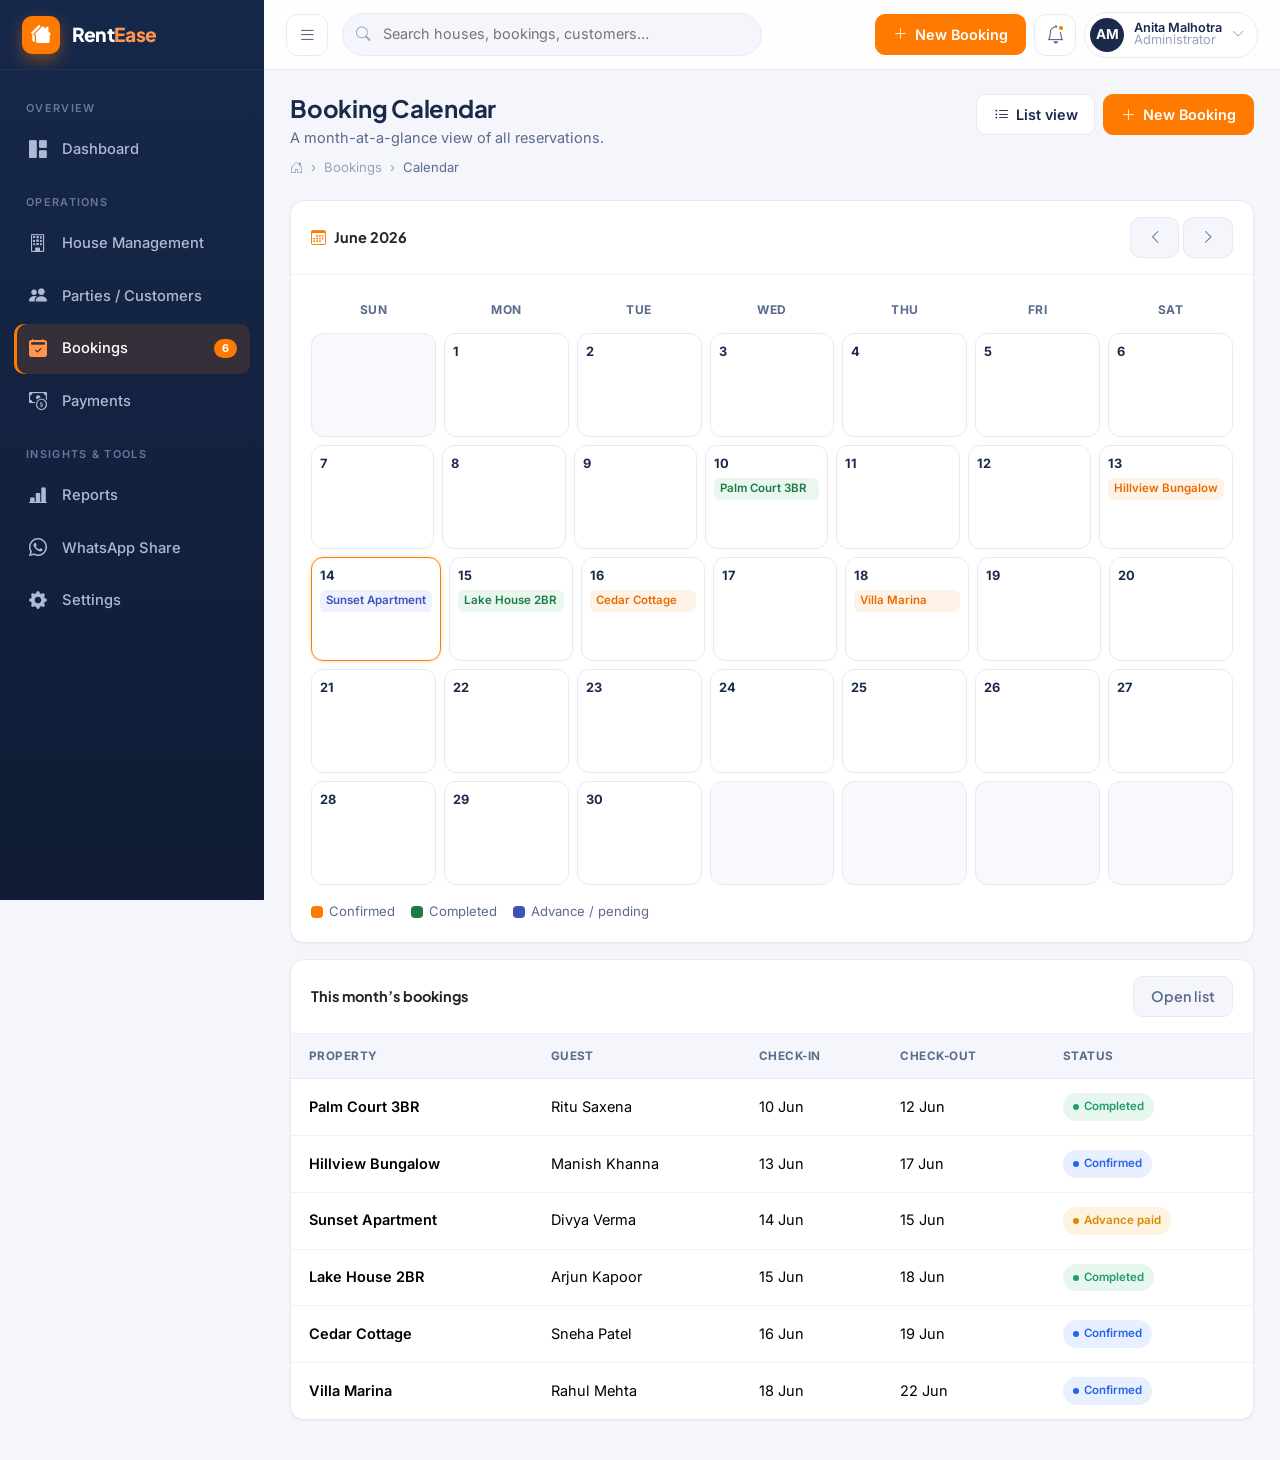
<file: booking-calendar.html>
<!DOCTYPE html>
<html lang="en">
<head>
  <meta charset="UTF-8">
  <meta name="viewport" content="width=device-width, initial-scale=1.0">
  <title>Booking Calendar · RentEase Admin</title>

  
  <link href="https://cdn.jsdelivr.net/npm/bootstrap@5.3.3/dist/css/bootstrap.min.css" rel="stylesheet">
  <link href="https://cdn.jsdelivr.net/npm/bootstrap-icons@1.11.3/font/bootstrap-icons.min.css" rel="stylesheet">

  
  <link rel="preconnect" href="https://fonts.googleapis.com">
  <link rel="preconnect" href="https://fonts.gstatic.com" crossorigin>
  <link href="https://fonts.googleapis.com/css2?family=Inter:wght@400;500;600;700&family=Plus+Jakarta+Sans:wght@600;700;800&display=swap" rel="stylesheet">

  
  <link href="assets/css/app.css" rel="stylesheet">
</head>
<body class="app-shell">

  
  
<aside class="sidebar">

  
  <div class="sidebar__brand">
    <div class="brand-logo"><i class="bi bi-houses-fill"></i></div>
    <div class="brand-name">Rent<span>Ease</span></div>
  </div>

  
  <nav class="sidebar__scroll">

    <div class="nav-label">Overview</div>
    <a class="nav-link " href="dashboard.html">
      <i class="bi bi-grid-1x2-fill"></i> <span>Dashboard</span>
    </a>

    <div class="nav-label">Operations</div>
    <a class="nav-link " href="houses.html">
      <i class="bi bi-building"></i> <span>House Management</span>
    </a>
    <a class="nav-link " href="customers.html">
      <i class="bi bi-people-fill"></i> <span>Parties / Customers</span>
    </a>
    <a class="nav-link active" href="bookings.html">
      <i class="bi bi-calendar2-check-fill"></i> <span>Bookings</span>
      <span class="nav-badge">6</span>
    </a>
    <a class="nav-link " href="payments.html">
      <i class="bi bi-cash-coin"></i> <span>Payments</span>
    </a>

    <div class="nav-label">Insights & Tools</div>
    <a class="nav-link " href="reports.html">
      <i class="bi bi-bar-chart-line-fill"></i> <span>Reports</span>
    </a>
    <a class="nav-link " href="whatsapp.html">
      <i class="bi bi-whatsapp"></i> <span>WhatsApp Share</span>
    </a>
    <a class="nav-link " href="settings.html">
      <i class="bi bi-gear-fill"></i> <span>Settings</span>
    </a>
  </nav>
</aside>


  
  <div class="sidebar-backdrop"></div>

  
  <div class="main">

    
    
<header class="topbar">

  
  <button class="icon-btn" data-sidebar-toggle aria-label="Toggle menu">
    <i class="bi bi-list"></i>
  </button>

  
  <div class="topbar__search">
    <i class="bi bi-search"></i>
    <input type="search" placeholder="Search houses, bookings, customers…" aria-label="Search">
  </div>

  <div class="ms-auto d-flex align-items-center gap-2">

    
    <a href="bookings.html" class="btn btn-primary d-none d-sm-inline-flex align-items-center gap-2">
      <i class="bi bi-plus-lg"></i> New Booking
    </a>

    
    <div class="dropdown">
      <button class="icon-btn" data-bs-toggle="dropdown" aria-label="Notifications">
        <i class="bi bi-bell"></i><span class="dot"></span>
      </button>
      <div class="dropdown-menu dropdown-menu-end" style="width:340px">
        <div class="d-flex justify-content-between align-items-center px-2 py-1">
          <strong>Notifications</strong>
          <span class="badge-soft b-booked">3 new</span>
        </div>
        <hr class="my-2">
        <a class="notif-item text-reset" href="bookings.html">
          <div class="notif-ico tile-green"><i class="bi bi-calendar-check"></i></div>
          <div><div class="fw-semibold small">New booking confirmed</div>
            <div class="cell-sub">Villa Marina · check-in Jun 18</div></div>
        </a>
        <a class="notif-item text-reset" href="payments.html">
          <div class="notif-ico tile-amber"><i class="bi bi-exclamation-circle"></i></div>
          <div><div class="fw-semibold small">Pending balance reminder</div>
            <div class="cell-sub">₹18,000 due from R. Mehta</div></div>
        </a>
        <a class="notif-item text-reset" href="houses.html">
          <div class="notif-ico tile-blue"><i class="bi bi-house-add"></i></div>
          <div><div class="fw-semibold small">Listing went live</div>
            <div class="cell-sub">Cedar Cottage is now available</div></div>
        </a>
        <hr class="my-2">
        <a href="bookings.html" class="dropdown-item text-center text-orange fw-semibold">View all activity</a>
      </div>
    </div>

    
    <div class="dropdown">
      <div class="topbar__profile" data-bs-toggle="dropdown" role="button">
        <div class="avatar">AM</div>
        <div class="profile-name lh-1">
          <div class="fw-semibold small">Anita Malhotra</div>
          <div class="cell-sub">Administrator</div>
        </div>
        <i class="bi bi-chevron-down small text-muted-2"></i>
      </div>
      <div class="dropdown-menu dropdown-menu-end" style="width:220px">
        <div class="px-2 py-1 small text-soft">Signed in as<br><strong class="text-dark">anita@rentease.app</strong></div>
        <hr class="my-2">
        <a class="dropdown-item" href="settings.html"><i class="bi bi-person"></i> My Profile</a>
        <a class="dropdown-item" href="settings.html"><i class="bi bi-gear"></i> Settings</a>
        <a class="dropdown-item" href="reports.html"><i class="bi bi-graph-up"></i> Reports</a>
        <hr class="my-2">
        <a class="dropdown-item text-danger" href="login.html"><i class="bi bi-box-arrow-right"></i> Sign out</a>
      </div>
    </div>
  </div>
</header>


    
    <main class="content">

      
      <div class="page-head">
        <div>
          <h1>Booking Calendar</h1>
          <p class="text-soft mb-2">A month-at-a-glance view of all reservations.</p>
          <nav aria-label="breadcrumb">
            <ol class="breadcrumb">
              <li class="breadcrumb-item"><a href="dashboard.html"><i class="bi bi-house-door"></i></a></li>
              
  <li class="breadcrumb-item"><a href="bookings.html">Bookings</a></li>
  <li class="breadcrumb-item active">Calendar</li>

            </ol>
          </nav>
        </div>
        <div class="d-flex gap-2 flex-wrap">
          
  <a href="bookings.html" class="btn btn-outline-navy"><i class="bi bi-list-ul me-1"></i> List view</a>
  <button class="btn btn-primary" data-bs-toggle="modal" data-bs-target="#calBookingModal">
    <i class="bi bi-plus-lg me-1"></i> New Booking
  </button>

        </div>
      </div>

      
      



<div class="card mb-3">
  <div class="card-header">
    <span><i class="bi bi-calendar3 me-2 text-orange"></i>June 2026</span>
    <span class="d-flex gap-1">
      <button class="btn btn-soft btn-sm" data-toast="Showing May 2026."><i class="bi bi-chevron-left"></i></button>
      <button class="btn btn-soft btn-sm" data-toast="Showing July 2026."><i class="bi bi-chevron-right"></i></button>
    </span>
  </div>
  <div class="card-body">

    
    <div class="cal-grid mb-2">
      <div class="cal-dow">Sun</div><div class="cal-dow">Mon</div><div class="cal-dow">Tue</div>
      <div class="cal-dow">Wed</div><div class="cal-dow">Thu</div><div class="cal-dow">Fri</div><div class="cal-dow">Sat</div>
    </div>

    
    
    <div class="cal-grid mb-2">
      
        
          <div class="cal-cell is-muted"></div>
        
      
        
          <div class="cal-cell ">
            <div class="cal-date">1</div>
            
          </div>
        
      
        
          <div class="cal-cell ">
            <div class="cal-date">2</div>
            
          </div>
        
      
        
          <div class="cal-cell ">
            <div class="cal-date">3</div>
            
          </div>
        
      
        
          <div class="cal-cell ">
            <div class="cal-date">4</div>
            
          </div>
        
      
        
          <div class="cal-cell ">
            <div class="cal-date">5</div>
            
          </div>
        
      
        
          <div class="cal-cell ">
            <div class="cal-date">6</div>
            
          </div>
        
      
    </div>
    
    <div class="cal-grid mb-2">
      
        
          <div class="cal-cell ">
            <div class="cal-date">7</div>
            
          </div>
        
      
        
          <div class="cal-cell ">
            <div class="cal-date">8</div>
            
          </div>
        
      
        
          <div class="cal-cell ">
            <div class="cal-date">9</div>
            
          </div>
        
      
        
          <div class="cal-cell ">
            <div class="cal-date">10</div>
            
              
                <div class="cal-event ev-completed" title="Palm Court 3BR">Palm Court 3BR</div>
              
            
          </div>
        
      
        
          <div class="cal-cell ">
            <div class="cal-date">11</div>
            
          </div>
        
      
        
          <div class="cal-cell ">
            <div class="cal-date">12</div>
            
          </div>
        
      
        
          <div class="cal-cell ">
            <div class="cal-date">13</div>
            
              
                <div class="cal-event ev-confirmed" title="Hillview Bungalow">Hillview Bungalow</div>
              
            
          </div>
        
      
    </div>
    
    <div class="cal-grid mb-2">
      
        
          <div class="cal-cell is-today ">
            <div class="cal-date">14</div>
            
              
                <div class="cal-event ev-pending" title="Sunset Apartment">Sunset Apartment</div>
              
            
          </div>
        
      
        
          <div class="cal-cell ">
            <div class="cal-date">15</div>
            
              
                <div class="cal-event ev-completed" title="Lake House 2BR">Lake House 2BR</div>
              
            
          </div>
        
      
        
          <div class="cal-cell ">
            <div class="cal-date">16</div>
            
              
                <div class="cal-event ev-confirmed" title="Cedar Cottage">Cedar Cottage</div>
              
            
          </div>
        
      
        
          <div class="cal-cell ">
            <div class="cal-date">17</div>
            
          </div>
        
      
        
          <div class="cal-cell ">
            <div class="cal-date">18</div>
            
              
                <div class="cal-event ev-confirmed" title="Villa Marina">Villa Marina</div>
              
            
          </div>
        
      
        
          <div class="cal-cell ">
            <div class="cal-date">19</div>
            
          </div>
        
      
        
          <div class="cal-cell ">
            <div class="cal-date">20</div>
            
          </div>
        
      
    </div>
    
    <div class="cal-grid mb-2">
      
        
          <div class="cal-cell ">
            <div class="cal-date">21</div>
            
          </div>
        
      
        
          <div class="cal-cell ">
            <div class="cal-date">22</div>
            
          </div>
        
      
        
          <div class="cal-cell ">
            <div class="cal-date">23</div>
            
          </div>
        
      
        
          <div class="cal-cell ">
            <div class="cal-date">24</div>
            
          </div>
        
      
        
          <div class="cal-cell ">
            <div class="cal-date">25</div>
            
          </div>
        
      
        
          <div class="cal-cell ">
            <div class="cal-date">26</div>
            
          </div>
        
      
        
          <div class="cal-cell ">
            <div class="cal-date">27</div>
            
          </div>
        
      
    </div>
    
    <div class="cal-grid mb-2">
      
        
          <div class="cal-cell ">
            <div class="cal-date">28</div>
            
          </div>
        
      
        
          <div class="cal-cell ">
            <div class="cal-date">29</div>
            
          </div>
        
      
        
          <div class="cal-cell ">
            <div class="cal-date">30</div>
            
          </div>
        
      
        
          <div class="cal-cell is-muted"></div>
        
      
        
          <div class="cal-cell is-muted"></div>
        
      
        
          <div class="cal-cell is-muted"></div>
        
      
        
          <div class="cal-cell is-muted"></div>
        
      
    </div>
    

    
    <div class="cal-legend mt-3">
      <span><i style="background:var(--orange-500)"></i> Confirmed</span>
      <span><i style="background:#1d7a46"></i> Completed</span>
      <span><i style="background:#3f51b5"></i> Advance / pending</span>
    </div>
  </div>
</div>


<div class="card table-card">
  <div class="card-header">
    This month’s bookings
    <a href="bookings.html" class="btn btn-soft btn-sm">Open list</a>
  </div>
  <div class="table-responsive">
    <table class="table align-middle">
      <thead>
        <tr><th>Property</th><th>Guest</th><th>Check-in</th><th>Check-out</th><th>Status</th></tr>
      </thead>
      <tbody>
        <tr><td class="cell-strong">Palm Court 3BR</td><td>Ritu Saxena</td><td>10 Jun</td><td>12 Jun</td><td><span class="badge-soft b-completed">Completed</span></td></tr>
        <tr><td class="cell-strong">Hillview Bungalow</td><td>Manish Khanna</td><td>13 Jun</td><td>17 Jun</td><td><span class="badge-soft b-confirmed">Confirmed</span></td></tr>
        <tr><td class="cell-strong">Sunset Apartment</td><td>Divya Verma</td><td>14 Jun</td><td>15 Jun</td><td><span class="badge-soft b-pending">Advance paid</span></td></tr>
        <tr><td class="cell-strong">Lake House 2BR</td><td>Arjun Kapoor</td><td>15 Jun</td><td>18 Jun</td><td><span class="badge-soft b-completed">Completed</span></td></tr>
        <tr><td class="cell-strong">Cedar Cottage</td><td>Sneha Patel</td><td>16 Jun</td><td>19 Jun</td><td><span class="badge-soft b-confirmed">Confirmed</span></td></tr>
        <tr><td class="cell-strong">Villa Marina</td><td>Rahul Mehta</td><td>18 Jun</td><td>22 Jun</td><td><span class="badge-soft b-confirmed">Confirmed</span></td></tr>
      </tbody>
    </table>
  </div>
</div>

    </main>
  </div>

  
  <div class="modal fade" id="confirmModal" tabindex="-1">
    <div class="modal-dialog modal-dialog-centered modal-sm">
      <div class="modal-content">
        <div class="modal-body text-center p-4">
          <div class="stat-ico tile-red mx-auto mb-3"><i class="bi bi-exclamation-triangle"></i></div>
          <h5 class="mb-1">Delete this record?</h5>
          <p class="text-soft small" id="confirmText">This action can’t be undone.</p>
          <div class="d-flex gap-2 justify-content-center mt-3">
            <button class="btn btn-soft" data-bs-dismiss="modal">Keep it</button>
            <button class="btn btn-primary" data-bs-dismiss="modal"
                    data-toast="Record deleted." style="background:var(--danger);border-color:var(--danger)">
              Delete
            </button>
          </div>
        </div>
      </div>
    </div>
  </div>

  
  

<div class="modal fade" id="calBookingModal" tabindex="-1">
  <div class="modal-dialog modal-dialog-centered">
    <div class="modal-content">
      <form class="needs-validation" novalidate data-success="Booking created.">
        <div class="modal-header">
          <h5 class="modal-title">New Booking</h5>
          <button type="button" class="btn-close" data-bs-dismiss="modal"></button>
        </div>
        <div class="modal-body">
          <div class="row g-3">
            <div class="col-12">
              <label class="form-label">Property</label>
              <select class="form-select" required>
                <option value="">Select a house…</option>
                <option>Villa Marina</option><option>Cedar Cottage</option>
                <option>Lake House 2BR</option><option>Hillview Bungalow</option>
              </select>
              <div class="invalid-feedback">Please choose a property.</div>
            </div>
            <div class="col-6"><label class="form-label">Check-in</label><input type="date" class="form-control" required></div>
            <div class="col-6"><label class="form-label">Check-out</label><input type="date" class="form-control" required></div>
          </div>
        </div>
        <div class="modal-footer">
          <button type="button" class="btn btn-soft" data-bs-dismiss="modal">Cancel</button>
          <button type="submit" class="btn btn-primary"><i class="bi bi-check-lg me-1"></i> Create booking</button>
        </div>
      </form>
    </div>
  </div>
</div>


  
  <script src="https://cdn.jsdelivr.net/npm/bootstrap@5.3.3/dist/js/bootstrap.bundle.min.js"></script>
  <script src="assets/js/app.js"></script>
  
</body>
</html>
</file>
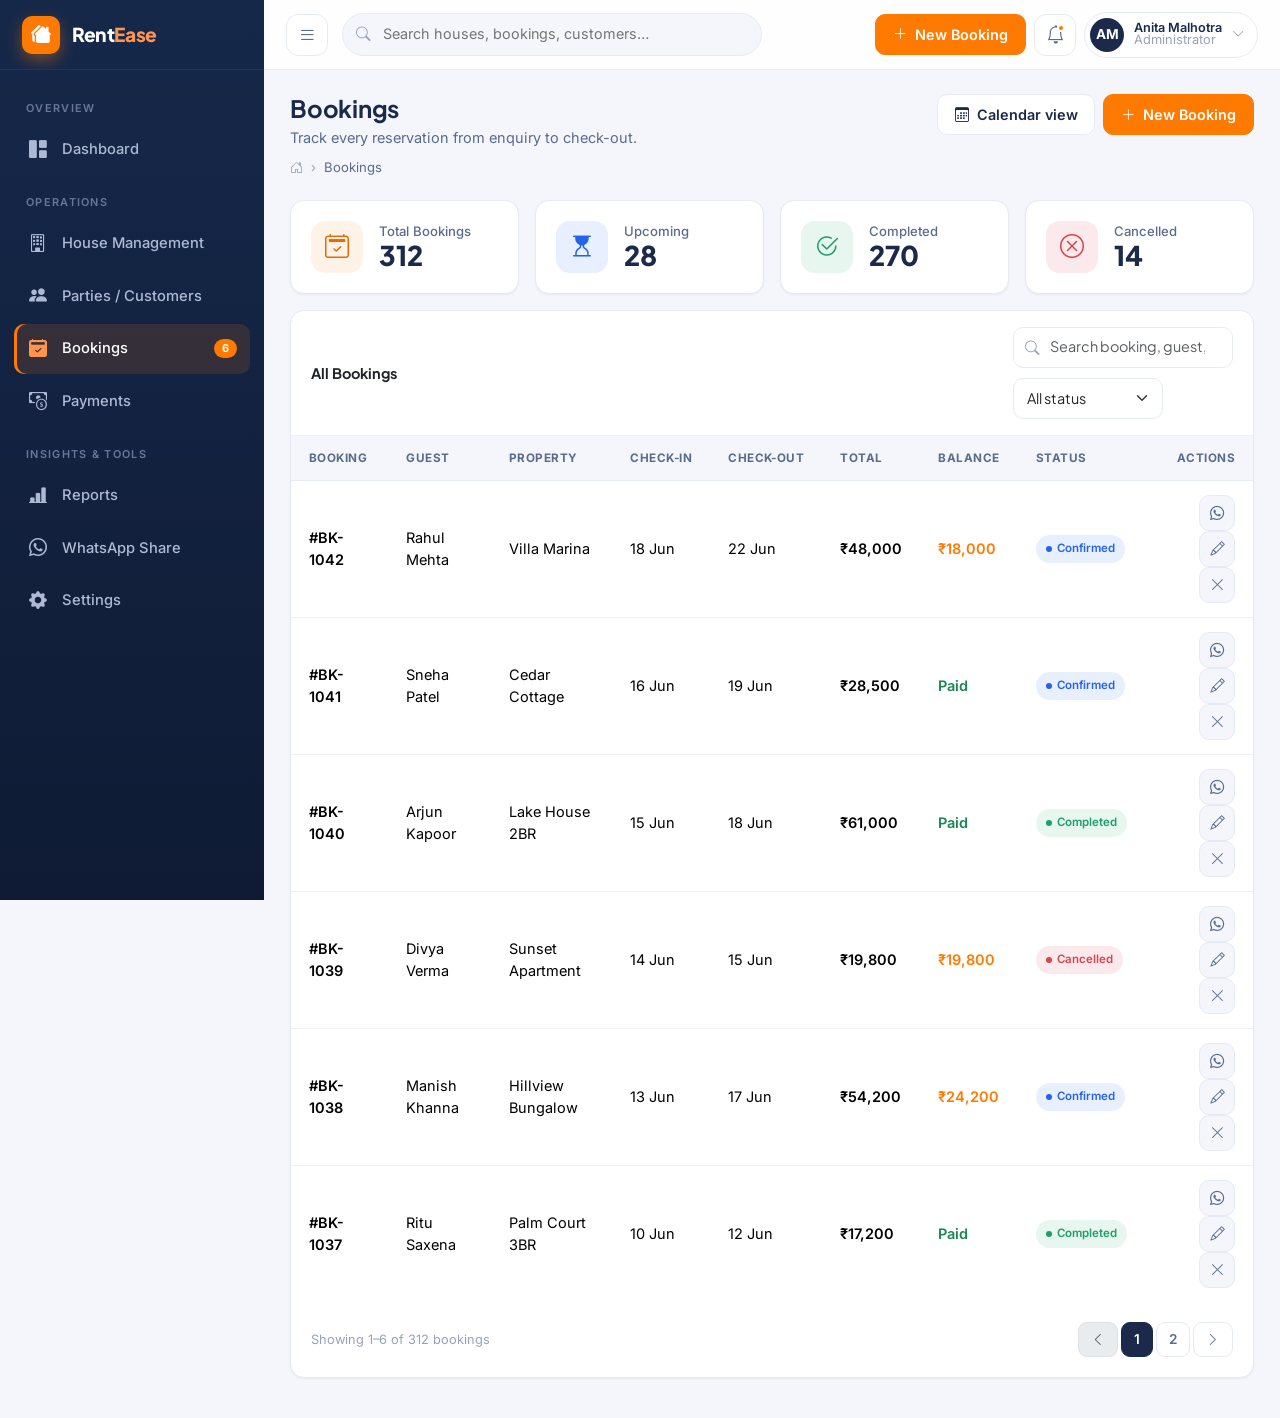
<file: bookings.html>
<!DOCTYPE html>
<html lang="en">
<head>
  <meta charset="UTF-8">
  <meta name="viewport" content="width=device-width, initial-scale=1.0">
  <title>Bookings · RentEase Admin</title>

  
  <link href="https://cdn.jsdelivr.net/npm/bootstrap@5.3.3/dist/css/bootstrap.min.css" rel="stylesheet">
  <link href="https://cdn.jsdelivr.net/npm/bootstrap-icons@1.11.3/font/bootstrap-icons.min.css" rel="stylesheet">

  
  <link rel="preconnect" href="https://fonts.googleapis.com">
  <link rel="preconnect" href="https://fonts.gstatic.com" crossorigin>
  <link href="https://fonts.googleapis.com/css2?family=Inter:wght@400;500;600;700&family=Plus+Jakarta+Sans:wght@600;700;800&display=swap" rel="stylesheet">

  
  <link href="assets/css/app.css" rel="stylesheet">
</head>
<body class="app-shell">

  
  
<aside class="sidebar">

  
  <div class="sidebar__brand">
    <div class="brand-logo"><i class="bi bi-houses-fill"></i></div>
    <div class="brand-name">Rent<span>Ease</span></div>
  </div>

  
  <nav class="sidebar__scroll">

    <div class="nav-label">Overview</div>
    <a class="nav-link " href="dashboard.html">
      <i class="bi bi-grid-1x2-fill"></i> <span>Dashboard</span>
    </a>

    <div class="nav-label">Operations</div>
    <a class="nav-link " href="houses.html">
      <i class="bi bi-building"></i> <span>House Management</span>
    </a>
    <a class="nav-link " href="customers.html">
      <i class="bi bi-people-fill"></i> <span>Parties / Customers</span>
    </a>
    <a class="nav-link active" href="bookings.html">
      <i class="bi bi-calendar2-check-fill"></i> <span>Bookings</span>
      <span class="nav-badge">6</span>
    </a>
    <a class="nav-link " href="payments.html">
      <i class="bi bi-cash-coin"></i> <span>Payments</span>
    </a>

    <div class="nav-label">Insights & Tools</div>
    <a class="nav-link " href="reports.html">
      <i class="bi bi-bar-chart-line-fill"></i> <span>Reports</span>
    </a>
    <a class="nav-link " href="whatsapp.html">
      <i class="bi bi-whatsapp"></i> <span>WhatsApp Share</span>
    </a>
    <a class="nav-link " href="settings.html">
      <i class="bi bi-gear-fill"></i> <span>Settings</span>
    </a>
  </nav>
</aside>


  
  <div class="sidebar-backdrop"></div>

  
  <div class="main">

    
    
<header class="topbar">

  
  <button class="icon-btn" data-sidebar-toggle aria-label="Toggle menu">
    <i class="bi bi-list"></i>
  </button>

  
  <div class="topbar__search">
    <i class="bi bi-search"></i>
    <input type="search" placeholder="Search houses, bookings, customers…" aria-label="Search">
  </div>

  <div class="ms-auto d-flex align-items-center gap-2">

    
    <a href="bookings.html" class="btn btn-primary d-none d-sm-inline-flex align-items-center gap-2">
      <i class="bi bi-plus-lg"></i> New Booking
    </a>

    
    <div class="dropdown">
      <button class="icon-btn" data-bs-toggle="dropdown" aria-label="Notifications">
        <i class="bi bi-bell"></i><span class="dot"></span>
      </button>
      <div class="dropdown-menu dropdown-menu-end" style="width:340px">
        <div class="d-flex justify-content-between align-items-center px-2 py-1">
          <strong>Notifications</strong>
          <span class="badge-soft b-booked">3 new</span>
        </div>
        <hr class="my-2">
        <a class="notif-item text-reset" href="bookings.html">
          <div class="notif-ico tile-green"><i class="bi bi-calendar-check"></i></div>
          <div><div class="fw-semibold small">New booking confirmed</div>
            <div class="cell-sub">Villa Marina · check-in Jun 18</div></div>
        </a>
        <a class="notif-item text-reset" href="payments.html">
          <div class="notif-ico tile-amber"><i class="bi bi-exclamation-circle"></i></div>
          <div><div class="fw-semibold small">Pending balance reminder</div>
            <div class="cell-sub">₹18,000 due from R. Mehta</div></div>
        </a>
        <a class="notif-item text-reset" href="houses.html">
          <div class="notif-ico tile-blue"><i class="bi bi-house-add"></i></div>
          <div><div class="fw-semibold small">Listing went live</div>
            <div class="cell-sub">Cedar Cottage is now available</div></div>
        </a>
        <hr class="my-2">
        <a href="bookings.html" class="dropdown-item text-center text-orange fw-semibold">View all activity</a>
      </div>
    </div>

    
    <div class="dropdown">
      <div class="topbar__profile" data-bs-toggle="dropdown" role="button">
        <div class="avatar">AM</div>
        <div class="profile-name lh-1">
          <div class="fw-semibold small">Anita Malhotra</div>
          <div class="cell-sub">Administrator</div>
        </div>
        <i class="bi bi-chevron-down small text-muted-2"></i>
      </div>
      <div class="dropdown-menu dropdown-menu-end" style="width:220px">
        <div class="px-2 py-1 small text-soft">Signed in as<br><strong class="text-dark">anita@rentease.app</strong></div>
        <hr class="my-2">
        <a class="dropdown-item" href="settings.html"><i class="bi bi-person"></i> My Profile</a>
        <a class="dropdown-item" href="settings.html"><i class="bi bi-gear"></i> Settings</a>
        <a class="dropdown-item" href="reports.html"><i class="bi bi-graph-up"></i> Reports</a>
        <hr class="my-2">
        <a class="dropdown-item text-danger" href="login.html"><i class="bi bi-box-arrow-right"></i> Sign out</a>
      </div>
    </div>
  </div>
</header>


    
    <main class="content">

      
      <div class="page-head">
        <div>
          <h1>Bookings</h1>
          <p class="text-soft mb-2">Track every reservation from enquiry to check-out.</p>
          <nav aria-label="breadcrumb">
            <ol class="breadcrumb">
              <li class="breadcrumb-item"><a href="dashboard.html"><i class="bi bi-house-door"></i></a></li>
              
  <li class="breadcrumb-item active">Bookings</li>

            </ol>
          </nav>
        </div>
        <div class="d-flex gap-2 flex-wrap">
          
  <a href="booking-calendar.html" class="btn btn-outline-navy"><i class="bi bi-calendar3 me-1"></i> Calendar view</a>
  <button class="btn btn-primary" data-bs-toggle="modal" data-bs-target="#addBookingModal">
    <i class="bi bi-plus-lg me-1"></i> New Booking
  </button>

        </div>
      </div>

      
      


<div class="row g-3 mb-3">
  <div class="col-6 col-md-3"><div class="stat-card"><div class="stat-ico tile-orange"><i class="bi bi-calendar2-check"></i></div>
    <div><div class="label">Total Bookings</div><div class="value">312</div></div></div></div>
  <div class="col-6 col-md-3"><div class="stat-card"><div class="stat-ico tile-blue"><i class="bi bi-hourglass-top"></i></div>
    <div><div class="label">Upcoming</div><div class="value">28</div></div></div></div>
  <div class="col-6 col-md-3"><div class="stat-card"><div class="stat-ico tile-green"><i class="bi bi-check2-circle"></i></div>
    <div><div class="label">Completed</div><div class="value">270</div></div></div></div>
  <div class="col-6 col-md-3"><div class="stat-card"><div class="stat-ico tile-red"><i class="bi bi-x-circle"></i></div>
    <div><div class="label">Cancelled</div><div class="value">14</div></div></div></div>
</div>

<div class="card table-card">
  <div class="card-header">
    <span>All Bookings</span>
    <div class="toolbar" style="flex:0">
      <div class="search"><i class="bi bi-search"></i>
        <input type="search" class="form-control" placeholder="Search booking, guest, house…"
               data-filter="#bookBody" data-filter-empty="#bookEmpty"></div>
      <select class="form-select" style="max-width:150px">
        <option value="">All status</option><option>Confirmed</option>
        <option>Completed</option><option>Cancelled</option>
      </select>
    </div>
  </div>
  <div class="table-responsive">
    <table class="table align-middle">
      <thead>
        <tr><th>Booking</th><th>Guest</th><th>Property</th><th>Check-in</th><th>Check-out</th><th>Total</th><th>Balance</th><th>Status</th><th class="text-end">Actions</th></tr>
      </thead>
      <tbody id="bookBody">
        
        
        <tr data-filter-item>
          <td class="cell-strong">#BK-1042</td>
          <td>Rahul Mehta</td>
          <td>Villa Marina</td>
          <td>18 Jun</td>
          <td>22 Jun</td>
          <td class="cell-strong">₹48,000</td>
          <td><span class="text-orange fw-semibold">₹18,000</span></td>
          <td><span class="badge-soft b-confirmed">Confirmed</span></td>
          <td class="text-end">
            <a href="whatsapp.html" class="btn btn-soft btn-icon" title="Share"><i class="bi bi-whatsapp"></i></a>
            <button class="btn btn-soft btn-icon" data-bs-toggle="modal" data-bs-target="#addBookingModal" title="Edit"><i class="bi bi-pencil"></i></button>
            <button class="btn btn-soft btn-icon" data-confirm="Cancel booking #BK-1042?" title="Cancel"><i class="bi bi-x-lg"></i></button>
          </td>
        </tr>
        
        <tr data-filter-item>
          <td class="cell-strong">#BK-1041</td>
          <td>Sneha Patel</td>
          <td>Cedar Cottage</td>
          <td>16 Jun</td>
          <td>19 Jun</td>
          <td class="cell-strong">₹28,500</td>
          <td><span class="text-success fw-semibold">Paid</span></td>
          <td><span class="badge-soft b-confirmed">Confirmed</span></td>
          <td class="text-end">
            <a href="whatsapp.html" class="btn btn-soft btn-icon" title="Share"><i class="bi bi-whatsapp"></i></a>
            <button class="btn btn-soft btn-icon" data-bs-toggle="modal" data-bs-target="#addBookingModal" title="Edit"><i class="bi bi-pencil"></i></button>
            <button class="btn btn-soft btn-icon" data-confirm="Cancel booking #BK-1041?" title="Cancel"><i class="bi bi-x-lg"></i></button>
          </td>
        </tr>
        
        <tr data-filter-item>
          <td class="cell-strong">#BK-1040</td>
          <td>Arjun Kapoor</td>
          <td>Lake House 2BR</td>
          <td>15 Jun</td>
          <td>18 Jun</td>
          <td class="cell-strong">₹61,000</td>
          <td><span class="text-success fw-semibold">Paid</span></td>
          <td><span class="badge-soft b-completed">Completed</span></td>
          <td class="text-end">
            <a href="whatsapp.html" class="btn btn-soft btn-icon" title="Share"><i class="bi bi-whatsapp"></i></a>
            <button class="btn btn-soft btn-icon" data-bs-toggle="modal" data-bs-target="#addBookingModal" title="Edit"><i class="bi bi-pencil"></i></button>
            <button class="btn btn-soft btn-icon" data-confirm="Cancel booking #BK-1040?" title="Cancel"><i class="bi bi-x-lg"></i></button>
          </td>
        </tr>
        
        <tr data-filter-item>
          <td class="cell-strong">#BK-1039</td>
          <td>Divya Verma</td>
          <td>Sunset Apartment</td>
          <td>14 Jun</td>
          <td>15 Jun</td>
          <td class="cell-strong">₹19,800</td>
          <td><span class="text-orange fw-semibold">₹19,800</span></td>
          <td><span class="badge-soft b-cancelled">Cancelled</span></td>
          <td class="text-end">
            <a href="whatsapp.html" class="btn btn-soft btn-icon" title="Share"><i class="bi bi-whatsapp"></i></a>
            <button class="btn btn-soft btn-icon" data-bs-toggle="modal" data-bs-target="#addBookingModal" title="Edit"><i class="bi bi-pencil"></i></button>
            <button class="btn btn-soft btn-icon" data-confirm="Cancel booking #BK-1039?" title="Cancel"><i class="bi bi-x-lg"></i></button>
          </td>
        </tr>
        
        <tr data-filter-item>
          <td class="cell-strong">#BK-1038</td>
          <td>Manish Khanna</td>
          <td>Hillview Bungalow</td>
          <td>13 Jun</td>
          <td>17 Jun</td>
          <td class="cell-strong">₹54,200</td>
          <td><span class="text-orange fw-semibold">₹24,200</span></td>
          <td><span class="badge-soft b-confirmed">Confirmed</span></td>
          <td class="text-end">
            <a href="whatsapp.html" class="btn btn-soft btn-icon" title="Share"><i class="bi bi-whatsapp"></i></a>
            <button class="btn btn-soft btn-icon" data-bs-toggle="modal" data-bs-target="#addBookingModal" title="Edit"><i class="bi bi-pencil"></i></button>
            <button class="btn btn-soft btn-icon" data-confirm="Cancel booking #BK-1038?" title="Cancel"><i class="bi bi-x-lg"></i></button>
          </td>
        </tr>
        
        <tr data-filter-item>
          <td class="cell-strong">#BK-1037</td>
          <td>Ritu Saxena</td>
          <td>Palm Court 3BR</td>
          <td>10 Jun</td>
          <td>12 Jun</td>
          <td class="cell-strong">₹17,200</td>
          <td><span class="text-success fw-semibold">Paid</span></td>
          <td><span class="badge-soft b-completed">Completed</span></td>
          <td class="text-end">
            <a href="whatsapp.html" class="btn btn-soft btn-icon" title="Share"><i class="bi bi-whatsapp"></i></a>
            <button class="btn btn-soft btn-icon" data-bs-toggle="modal" data-bs-target="#addBookingModal" title="Edit"><i class="bi bi-pencil"></i></button>
            <button class="btn btn-soft btn-icon" data-confirm="Cancel booking #BK-1037?" title="Cancel"><i class="bi bi-x-lg"></i></button>
          </td>
        </tr>
        
      </tbody>
    </table>
    <div id="bookEmpty" class="empty-state" style="display:none">
      <i class="bi bi-calendar-x"></i><h5>No bookings match</h5>
      <p>Adjust your search or create a new booking to get started.</p>
    </div>
  </div>
  <div class="card-body d-flex justify-content-between align-items-center">
    <span class="cell-sub">Showing 1–6 of 312 bookings</span>
    <ul class="pagination">
      <li class="page-item disabled"><span class="page-link"><i class="bi bi-chevron-left"></i></span></li>
      <li class="page-item active"><a class="page-link" href="#">1</a></li>
      <li class="page-item"><a class="page-link" href="#">2</a></li>
      <li class="page-item"><a class="page-link" href="#"><i class="bi bi-chevron-right"></i></a></li>
    </ul>
  </div>
</div>

    </main>
  </div>

  
  <div class="modal fade" id="confirmModal" tabindex="-1">
    <div class="modal-dialog modal-dialog-centered modal-sm">
      <div class="modal-content">
        <div class="modal-body text-center p-4">
          <div class="stat-ico tile-red mx-auto mb-3"><i class="bi bi-exclamation-triangle"></i></div>
          <h5 class="mb-1">Delete this record?</h5>
          <p class="text-soft small" id="confirmText">This action can’t be undone.</p>
          <div class="d-flex gap-2 justify-content-center mt-3">
            <button class="btn btn-soft" data-bs-dismiss="modal">Keep it</button>
            <button class="btn btn-primary" data-bs-dismiss="modal"
                    data-toast="Record deleted." style="background:var(--danger);border-color:var(--danger)">
              Delete
            </button>
          </div>
        </div>
      </div>
    </div>
  </div>

  
  
<div class="modal fade" id="addBookingModal" tabindex="-1">
  <div class="modal-dialog modal-lg modal-dialog-centered">
    <div class="modal-content">
      <form class="needs-validation" data-success="Booking created." novalidate>
        <div class="modal-header">
          <h5 class="modal-title">Create a booking</h5>
          <button type="button" class="btn-close" data-bs-dismiss="modal"></button>
        </div>
        <div class="modal-body">
          <div class="row g-3">

            
            <div class="col-md-6"><label class="form-label">Select house</label>
              <select class="form-select" required>
                <option value="">Choose a property…</option>
                <option>Villa Marina — ₹12,000/night</option>
                <option>Cedar Cottage — ₹7,500/night</option>
                <option>Lake House 2BR — ₹15,500/night</option>
                <option>Hillview Bungalow — ₹13,800/night</option>
              </select>
              <div class="invalid-feedback">Pick a property.</div></div>

            <div class="col-md-6"><label class="form-label">Select party / customer</label>
              <select class="form-select" required>
                <option value="">Choose a customer…</option>
                <option>Rahul Mehta</option><option>Sneha Patel</option>
                <option>Arjun Kapoor</option><option>Manish Khanna</option>
              </select>
              <div class="invalid-feedback">Pick a customer.</div></div>

            
            <div class="col-md-6"><label class="form-label">Check-in</label>
              <input type="date" class="form-control" required>
              <div class="invalid-feedback">Choose a check-in date.</div></div>
            <div class="col-md-6"><label class="form-label">Check-out</label>
              <input type="date" class="form-control" required>
              <div class="invalid-feedback">Choose a check-out date.</div></div>

            
            <div class="col-md-4"><label class="form-label">Total amount</label>
              <div class="input-group"><span class="input-group-text input-affix">₹</span>
                <input type="number" class="form-control" min="0" placeholder="0" data-amount-total required></div>
              <div class="invalid-feedback">Enter the total.</div></div>

            <div class="col-md-4"><label class="form-label">Advance received</label>
              <div class="input-group"><span class="input-group-text input-affix">₹</span>
                <input type="number" class="form-control" min="0" placeholder="0" data-amount-advance></div></div>

            <div class="col-md-4"><label class="form-label">Balance due <span class="text-muted-2">(auto)</span></label>
              <div class="input-group"><span class="input-group-text input-affix">₹</span>
                <input type="number" class="form-control fw-bold text-orange" data-amount-balance readonly></div></div>

            <div class="col-12"><label class="form-label">Notes</label>
              <textarea class="form-control" rows="2" placeholder="Guest count, special requests…"></textarea></div>
          </div>
        </div>
        <div class="modal-footer">
          <button type="button" class="btn btn-soft" data-bs-dismiss="modal">Cancel</button>
          <button type="submit" class="btn btn-primary"><i class="bi bi-check-lg me-1"></i> Save booking</button>
        </div>
      </form>
    </div>
  </div>
</div>


  
  <script src="https://cdn.jsdelivr.net/npm/bootstrap@5.3.3/dist/js/bootstrap.bundle.min.js"></script>
  <script src="assets/js/app.js"></script>
  
</body>
</html>
</file>
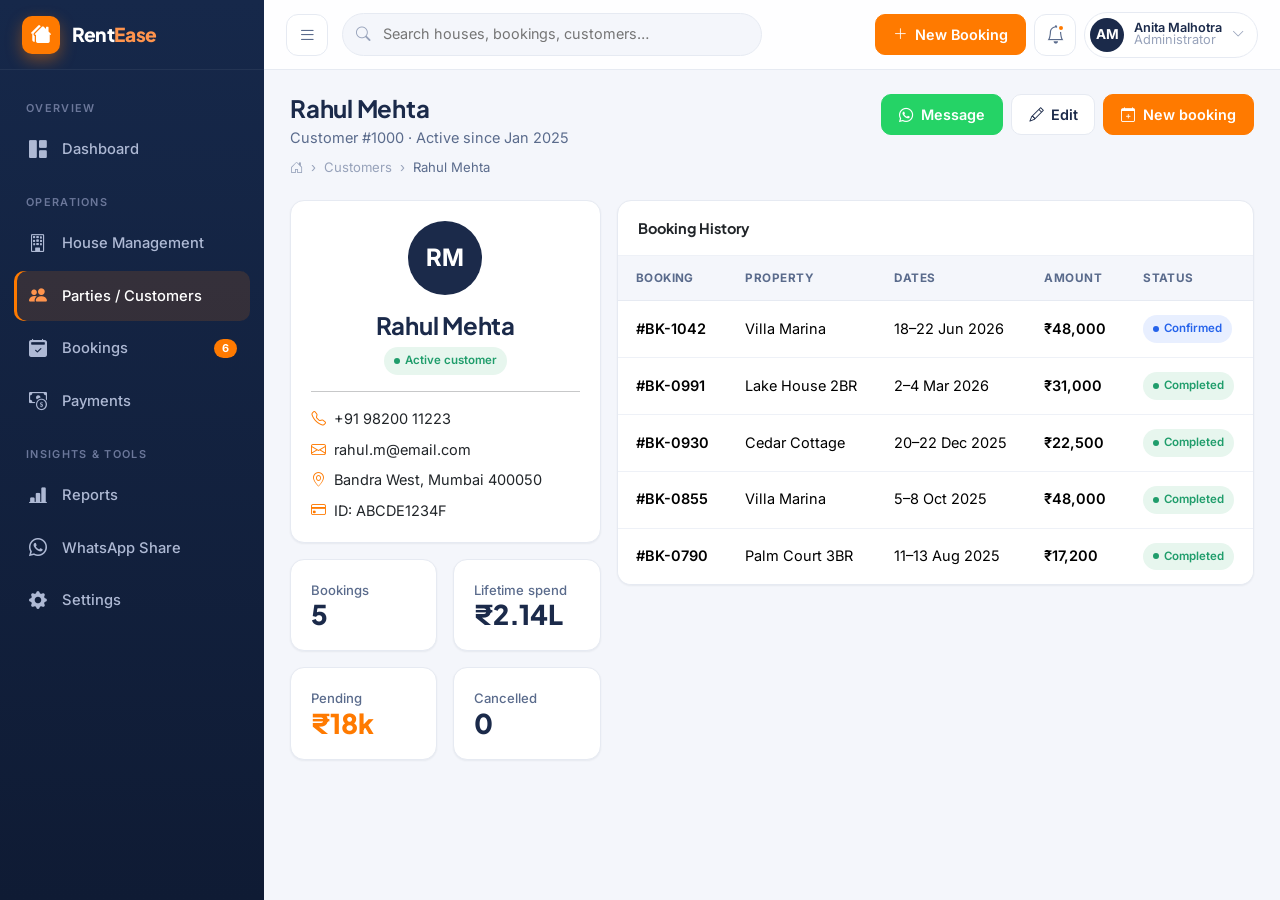
<file: customer-profile.html>
<!DOCTYPE html>
<html lang="en">
<head>
  <meta charset="UTF-8">
  <meta name="viewport" content="width=device-width, initial-scale=1.0">
  <title>Rahul Mehta · RentEase Admin</title>

  
  <link href="https://cdn.jsdelivr.net/npm/bootstrap@5.3.3/dist/css/bootstrap.min.css" rel="stylesheet">
  <link href="https://cdn.jsdelivr.net/npm/bootstrap-icons@1.11.3/font/bootstrap-icons.min.css" rel="stylesheet">

  
  <link rel="preconnect" href="https://fonts.googleapis.com">
  <link rel="preconnect" href="https://fonts.gstatic.com" crossorigin>
  <link href="https://fonts.googleapis.com/css2?family=Inter:wght@400;500;600;700&family=Plus+Jakarta+Sans:wght@600;700;800&display=swap" rel="stylesheet">

  
  <link href="assets/css/app.css" rel="stylesheet">
</head>
<body class="app-shell">

  
  
<aside class="sidebar">

  
  <div class="sidebar__brand">
    <div class="brand-logo"><i class="bi bi-houses-fill"></i></div>
    <div class="brand-name">Rent<span>Ease</span></div>
  </div>

  
  <nav class="sidebar__scroll">

    <div class="nav-label">Overview</div>
    <a class="nav-link " href="dashboard.html">
      <i class="bi bi-grid-1x2-fill"></i> <span>Dashboard</span>
    </a>

    <div class="nav-label">Operations</div>
    <a class="nav-link " href="houses.html">
      <i class="bi bi-building"></i> <span>House Management</span>
    </a>
    <a class="nav-link active" href="customers.html">
      <i class="bi bi-people-fill"></i> <span>Parties / Customers</span>
    </a>
    <a class="nav-link " href="bookings.html">
      <i class="bi bi-calendar2-check-fill"></i> <span>Bookings</span>
      <span class="nav-badge">6</span>
    </a>
    <a class="nav-link " href="payments.html">
      <i class="bi bi-cash-coin"></i> <span>Payments</span>
    </a>

    <div class="nav-label">Insights & Tools</div>
    <a class="nav-link " href="reports.html">
      <i class="bi bi-bar-chart-line-fill"></i> <span>Reports</span>
    </a>
    <a class="nav-link " href="whatsapp.html">
      <i class="bi bi-whatsapp"></i> <span>WhatsApp Share</span>
    </a>
    <a class="nav-link " href="settings.html">
      <i class="bi bi-gear-fill"></i> <span>Settings</span>
    </a>
  </nav>
</aside>


  
  <div class="sidebar-backdrop"></div>

  
  <div class="main">

    
    
<header class="topbar">

  
  <button class="icon-btn" data-sidebar-toggle aria-label="Toggle menu">
    <i class="bi bi-list"></i>
  </button>

  
  <div class="topbar__search">
    <i class="bi bi-search"></i>
    <input type="search" placeholder="Search houses, bookings, customers…" aria-label="Search">
  </div>

  <div class="ms-auto d-flex align-items-center gap-2">

    
    <a href="bookings.html" class="btn btn-primary d-none d-sm-inline-flex align-items-center gap-2">
      <i class="bi bi-plus-lg"></i> New Booking
    </a>

    
    <div class="dropdown">
      <button class="icon-btn" data-bs-toggle="dropdown" aria-label="Notifications">
        <i class="bi bi-bell"></i><span class="dot"></span>
      </button>
      <div class="dropdown-menu dropdown-menu-end" style="width:340px">
        <div class="d-flex justify-content-between align-items-center px-2 py-1">
          <strong>Notifications</strong>
          <span class="badge-soft b-booked">3 new</span>
        </div>
        <hr class="my-2">
        <a class="notif-item text-reset" href="bookings.html">
          <div class="notif-ico tile-green"><i class="bi bi-calendar-check"></i></div>
          <div><div class="fw-semibold small">New booking confirmed</div>
            <div class="cell-sub">Villa Marina · check-in Jun 18</div></div>
        </a>
        <a class="notif-item text-reset" href="payments.html">
          <div class="notif-ico tile-amber"><i class="bi bi-exclamation-circle"></i></div>
          <div><div class="fw-semibold small">Pending balance reminder</div>
            <div class="cell-sub">₹18,000 due from R. Mehta</div></div>
        </a>
        <a class="notif-item text-reset" href="houses.html">
          <div class="notif-ico tile-blue"><i class="bi bi-house-add"></i></div>
          <div><div class="fw-semibold small">Listing went live</div>
            <div class="cell-sub">Cedar Cottage is now available</div></div>
        </a>
        <hr class="my-2">
        <a href="bookings.html" class="dropdown-item text-center text-orange fw-semibold">View all activity</a>
      </div>
    </div>

    
    <div class="dropdown">
      <div class="topbar__profile" data-bs-toggle="dropdown" role="button">
        <div class="avatar">AM</div>
        <div class="profile-name lh-1">
          <div class="fw-semibold small">Anita Malhotra</div>
          <div class="cell-sub">Administrator</div>
        </div>
        <i class="bi bi-chevron-down small text-muted-2"></i>
      </div>
      <div class="dropdown-menu dropdown-menu-end" style="width:220px">
        <div class="px-2 py-1 small text-soft">Signed in as<br><strong class="text-dark">anita@rentease.app</strong></div>
        <hr class="my-2">
        <a class="dropdown-item" href="settings.html"><i class="bi bi-person"></i> My Profile</a>
        <a class="dropdown-item" href="settings.html"><i class="bi bi-gear"></i> Settings</a>
        <a class="dropdown-item" href="reports.html"><i class="bi bi-graph-up"></i> Reports</a>
        <hr class="my-2">
        <a class="dropdown-item text-danger" href="login.html"><i class="bi bi-box-arrow-right"></i> Sign out</a>
      </div>
    </div>
  </div>
</header>


    
    <main class="content">

      
      <div class="page-head">
        <div>
          <h1>Rahul Mehta</h1>
          <p class="text-soft mb-2">Customer #1000 · Active since Jan 2025</p>
          <nav aria-label="breadcrumb">
            <ol class="breadcrumb">
              <li class="breadcrumb-item"><a href="dashboard.html"><i class="bi bi-house-door"></i></a></li>
              
  <li class="breadcrumb-item"><a href="customers.html">Customers</a></li>
  <li class="breadcrumb-item active">Rahul Mehta</li>

            </ol>
          </nav>
        </div>
        <div class="d-flex gap-2 flex-wrap">
          
  <a href="whatsapp.html" class="btn btn-whatsapp"><i class="bi bi-whatsapp me-1"></i> Message</a>
  <button class="btn btn-outline-navy"><i class="bi bi-pencil me-1"></i> Edit</button>
  <a href="bookings.html" class="btn btn-primary"><i class="bi bi-calendar-plus me-1"></i> New booking</a>

        </div>
      </div>

      
      
<div class="row g-3">

  
  <div class="col-12 col-lg-4">
    <div class="card mb-3">
      <div class="card-body text-center">
        <div class="avatar mx-auto" style="width:74px;height:74px;font-size:1.5rem">RM</div>
        <h4 class="mt-3 mb-0">Rahul Mehta</h4>
        <span class="badge-soft b-available mt-2">Active customer</span>
        <hr>
        <div class="text-start">
          <div class="d-flex gap-2 mb-2"><i class="bi bi-telephone text-orange"></i> <span>+91 98200 11223</span></div>
          <div class="d-flex gap-2 mb-2"><i class="bi bi-envelope text-orange"></i> <span>rahul.m@email.com</span></div>
          <div class="d-flex gap-2 mb-2"><i class="bi bi-geo-alt text-orange"></i> <span>Bandra West, Mumbai 400050</span></div>
          <div class="d-flex gap-2"><i class="bi bi-credit-card text-orange"></i> <span>ID: ABCDE1234F</span></div>
        </div>
      </div>
    </div>
    <div class="row g-3">
      <div class="col-6"><div class="stat-card"><div><div class="label">Bookings</div><div class="value">5</div></div></div></div>
      <div class="col-6"><div class="stat-card"><div><div class="label">Lifetime spend</div><div class="value">₹2.14L</div></div></div></div>
      <div class="col-6"><div class="stat-card"><div><div class="label">Pending</div><div class="value text-orange">₹18k</div></div></div></div>
      <div class="col-6"><div class="stat-card"><div><div class="label">Cancelled</div><div class="value">0</div></div></div></div>
    </div>
  </div>

  
  <div class="col-12 col-lg-8">
    <div class="card table-card">
      <div class="card-header">Booking History</div>
      <div class="table-responsive">
        <table class="table align-middle">
          <thead><tr><th>Booking</th><th>Property</th><th>Dates</th><th>Amount</th><th>Status</th></tr></thead>
          <tbody>
            <tr><td class="cell-strong">#BK-1042</td><td>Villa Marina</td><td>18–22 Jun 2026</td><td class="cell-strong">₹48,000</td><td><span class="badge-soft b-confirmed">Confirmed</span></td></tr>
            <tr><td class="cell-strong">#BK-0991</td><td>Lake House 2BR</td><td>2–4 Mar 2026</td><td class="cell-strong">₹31,000</td><td><span class="badge-soft b-completed">Completed</span></td></tr>
            <tr><td class="cell-strong">#BK-0930</td><td>Cedar Cottage</td><td>20–22 Dec 2025</td><td class="cell-strong">₹22,500</td><td><span class="badge-soft b-completed">Completed</span></td></tr>
            <tr><td class="cell-strong">#BK-0855</td><td>Villa Marina</td><td>5–8 Oct 2025</td><td class="cell-strong">₹48,000</td><td><span class="badge-soft b-completed">Completed</span></td></tr>
            <tr><td class="cell-strong">#BK-0790</td><td>Palm Court 3BR</td><td>11–13 Aug 2025</td><td class="cell-strong">₹17,200</td><td><span class="badge-soft b-completed">Completed</span></td></tr>
          </tbody>
        </table>
      </div>
    </div>
  </div>
</div>

    </main>
  </div>

  
  <div class="modal fade" id="confirmModal" tabindex="-1">
    <div class="modal-dialog modal-dialog-centered modal-sm">
      <div class="modal-content">
        <div class="modal-body text-center p-4">
          <div class="stat-ico tile-red mx-auto mb-3"><i class="bi bi-exclamation-triangle"></i></div>
          <h5 class="mb-1">Delete this record?</h5>
          <p class="text-soft small" id="confirmText">This action can’t be undone.</p>
          <div class="d-flex gap-2 justify-content-center mt-3">
            <button class="btn btn-soft" data-bs-dismiss="modal">Keep it</button>
            <button class="btn btn-primary" data-bs-dismiss="modal"
                    data-toast="Record deleted." style="background:var(--danger);border-color:var(--danger)">
              Delete
            </button>
          </div>
        </div>
      </div>
    </div>
  </div>

  
  

  
  <script src="https://cdn.jsdelivr.net/npm/bootstrap@5.3.3/dist/js/bootstrap.bundle.min.js"></script>
  <script src="assets/js/app.js"></script>
  
</body>
</html>
</file>
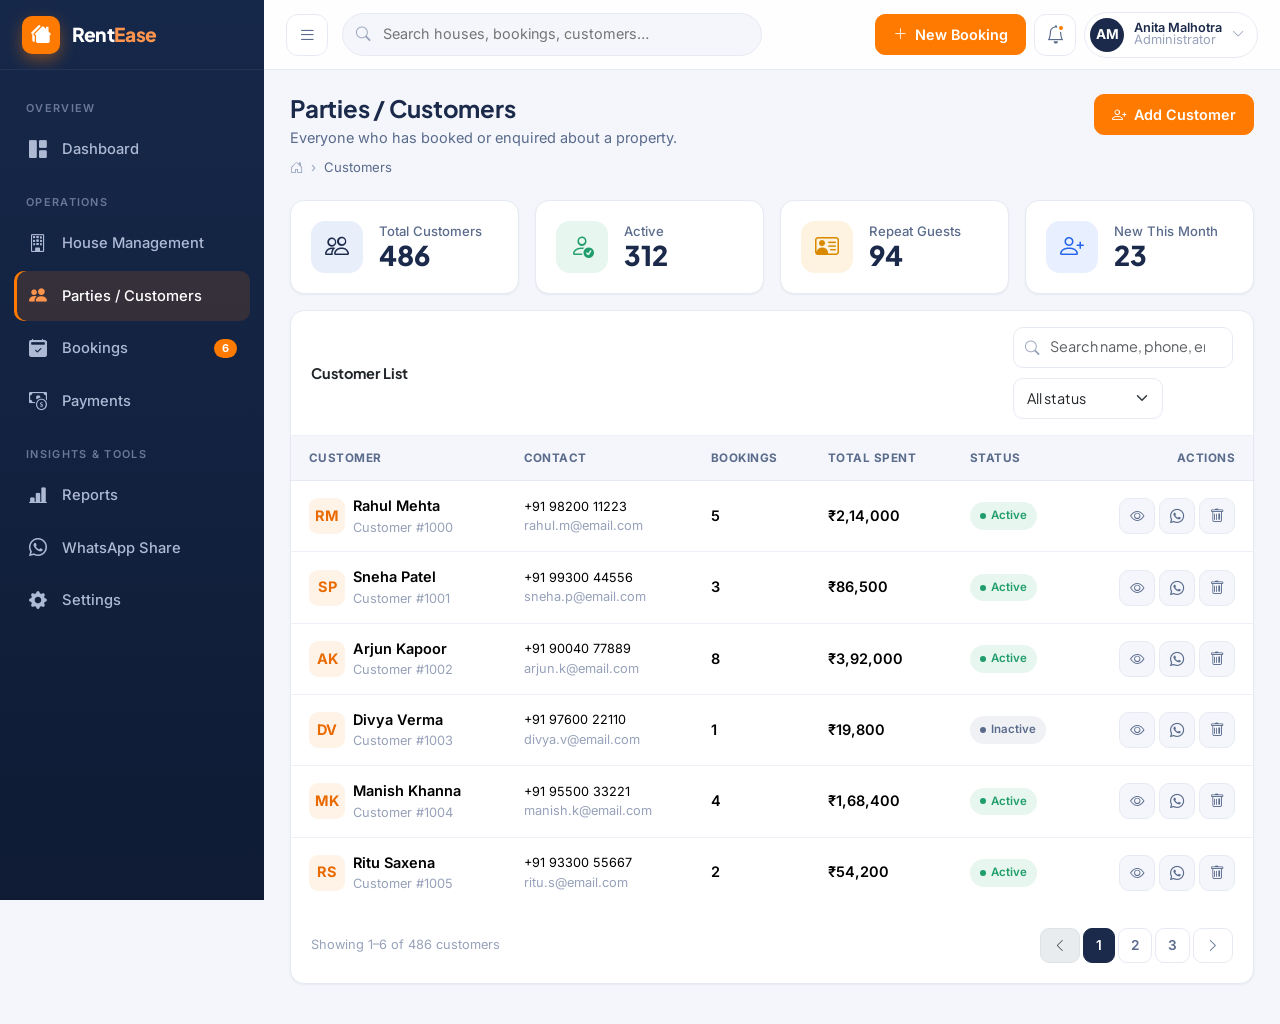
<file: customers.html>
<!DOCTYPE html>
<html lang="en">
<head>
  <meta charset="UTF-8">
  <meta name="viewport" content="width=device-width, initial-scale=1.0">
  <title>Parties / Customers · RentEase Admin</title>

  
  <link href="https://cdn.jsdelivr.net/npm/bootstrap@5.3.3/dist/css/bootstrap.min.css" rel="stylesheet">
  <link href="https://cdn.jsdelivr.net/npm/bootstrap-icons@1.11.3/font/bootstrap-icons.min.css" rel="stylesheet">

  
  <link rel="preconnect" href="https://fonts.googleapis.com">
  <link rel="preconnect" href="https://fonts.gstatic.com" crossorigin>
  <link href="https://fonts.googleapis.com/css2?family=Inter:wght@400;500;600;700&family=Plus+Jakarta+Sans:wght@600;700;800&display=swap" rel="stylesheet">

  
  <link href="assets/css/app.css" rel="stylesheet">
</head>
<body class="app-shell">

  
  
<aside class="sidebar">

  
  <div class="sidebar__brand">
    <div class="brand-logo"><i class="bi bi-houses-fill"></i></div>
    <div class="brand-name">Rent<span>Ease</span></div>
  </div>

  
  <nav class="sidebar__scroll">

    <div class="nav-label">Overview</div>
    <a class="nav-link " href="dashboard.html">
      <i class="bi bi-grid-1x2-fill"></i> <span>Dashboard</span>
    </a>

    <div class="nav-label">Operations</div>
    <a class="nav-link " href="houses.html">
      <i class="bi bi-building"></i> <span>House Management</span>
    </a>
    <a class="nav-link active" href="customers.html">
      <i class="bi bi-people-fill"></i> <span>Parties / Customers</span>
    </a>
    <a class="nav-link " href="bookings.html">
      <i class="bi bi-calendar2-check-fill"></i> <span>Bookings</span>
      <span class="nav-badge">6</span>
    </a>
    <a class="nav-link " href="payments.html">
      <i class="bi bi-cash-coin"></i> <span>Payments</span>
    </a>

    <div class="nav-label">Insights & Tools</div>
    <a class="nav-link " href="reports.html">
      <i class="bi bi-bar-chart-line-fill"></i> <span>Reports</span>
    </a>
    <a class="nav-link " href="whatsapp.html">
      <i class="bi bi-whatsapp"></i> <span>WhatsApp Share</span>
    </a>
    <a class="nav-link " href="settings.html">
      <i class="bi bi-gear-fill"></i> <span>Settings</span>
    </a>
  </nav>
</aside>


  
  <div class="sidebar-backdrop"></div>

  
  <div class="main">

    
    
<header class="topbar">

  
  <button class="icon-btn" data-sidebar-toggle aria-label="Toggle menu">
    <i class="bi bi-list"></i>
  </button>

  
  <div class="topbar__search">
    <i class="bi bi-search"></i>
    <input type="search" placeholder="Search houses, bookings, customers…" aria-label="Search">
  </div>

  <div class="ms-auto d-flex align-items-center gap-2">

    
    <a href="bookings.html" class="btn btn-primary d-none d-sm-inline-flex align-items-center gap-2">
      <i class="bi bi-plus-lg"></i> New Booking
    </a>

    
    <div class="dropdown">
      <button class="icon-btn" data-bs-toggle="dropdown" aria-label="Notifications">
        <i class="bi bi-bell"></i><span class="dot"></span>
      </button>
      <div class="dropdown-menu dropdown-menu-end" style="width:340px">
        <div class="d-flex justify-content-between align-items-center px-2 py-1">
          <strong>Notifications</strong>
          <span class="badge-soft b-booked">3 new</span>
        </div>
        <hr class="my-2">
        <a class="notif-item text-reset" href="bookings.html">
          <div class="notif-ico tile-green"><i class="bi bi-calendar-check"></i></div>
          <div><div class="fw-semibold small">New booking confirmed</div>
            <div class="cell-sub">Villa Marina · check-in Jun 18</div></div>
        </a>
        <a class="notif-item text-reset" href="payments.html">
          <div class="notif-ico tile-amber"><i class="bi bi-exclamation-circle"></i></div>
          <div><div class="fw-semibold small">Pending balance reminder</div>
            <div class="cell-sub">₹18,000 due from R. Mehta</div></div>
        </a>
        <a class="notif-item text-reset" href="houses.html">
          <div class="notif-ico tile-blue"><i class="bi bi-house-add"></i></div>
          <div><div class="fw-semibold small">Listing went live</div>
            <div class="cell-sub">Cedar Cottage is now available</div></div>
        </a>
        <hr class="my-2">
        <a href="bookings.html" class="dropdown-item text-center text-orange fw-semibold">View all activity</a>
      </div>
    </div>

    
    <div class="dropdown">
      <div class="topbar__profile" data-bs-toggle="dropdown" role="button">
        <div class="avatar">AM</div>
        <div class="profile-name lh-1">
          <div class="fw-semibold small">Anita Malhotra</div>
          <div class="cell-sub">Administrator</div>
        </div>
        <i class="bi bi-chevron-down small text-muted-2"></i>
      </div>
      <div class="dropdown-menu dropdown-menu-end" style="width:220px">
        <div class="px-2 py-1 small text-soft">Signed in as<br><strong class="text-dark">anita@rentease.app</strong></div>
        <hr class="my-2">
        <a class="dropdown-item" href="settings.html"><i class="bi bi-person"></i> My Profile</a>
        <a class="dropdown-item" href="settings.html"><i class="bi bi-gear"></i> Settings</a>
        <a class="dropdown-item" href="reports.html"><i class="bi bi-graph-up"></i> Reports</a>
        <hr class="my-2">
        <a class="dropdown-item text-danger" href="login.html"><i class="bi bi-box-arrow-right"></i> Sign out</a>
      </div>
    </div>
  </div>
</header>


    
    <main class="content">

      
      <div class="page-head">
        <div>
          <h1>Parties / Customers</h1>
          <p class="text-soft mb-2">Everyone who has booked or enquired about a property.</p>
          <nav aria-label="breadcrumb">
            <ol class="breadcrumb">
              <li class="breadcrumb-item"><a href="dashboard.html"><i class="bi bi-house-door"></i></a></li>
              
  <li class="breadcrumb-item active">Customers</li>

            </ol>
          </nav>
        </div>
        <div class="d-flex gap-2 flex-wrap">
          
  <button class="btn btn-primary" data-bs-toggle="modal" data-bs-target="#addCustomerModal">
    <i class="bi bi-person-plus me-1"></i> Add Customer
  </button>

        </div>
      </div>

      
      


<div class="row g-3 mb-3">
  <div class="col-6 col-md-3"><div class="stat-card"><div class="stat-ico tile-navy"><i class="bi bi-people"></i></div>
    <div><div class="label">Total Customers</div><div class="value">486</div></div></div></div>
  <div class="col-6 col-md-3"><div class="stat-card"><div class="stat-ico tile-green"><i class="bi bi-person-check"></i></div>
    <div><div class="label">Active</div><div class="value">312</div></div></div></div>
  <div class="col-6 col-md-3"><div class="stat-card"><div class="stat-ico tile-amber"><i class="bi bi-person-vcard"></i></div>
    <div><div class="label">Repeat Guests</div><div class="value">94</div></div></div></div>
  <div class="col-6 col-md-3"><div class="stat-card"><div class="stat-ico tile-blue"><i class="bi bi-person-plus"></i></div>
    <div><div class="label">New This Month</div><div class="value">23</div></div></div></div>
</div>

<div class="card table-card">
  <div class="card-header">
    <span>Customer List</span>
    <div class="toolbar" style="flex:0">
      <div class="search">
        <i class="bi bi-search"></i>
        <input type="search" class="form-control" placeholder="Search name, phone, email…"
               data-filter="#custBody" data-filter-empty="#custEmpty">
      </div>
      <select class="form-select" style="max-width:150px">
        <option value="">All status</option><option>Active</option><option>Inactive</option>
      </select>
    </div>
  </div>
  <div class="table-responsive">
    <table class="table align-middle">
      <thead>
        <tr><th>Customer</th><th>Contact</th><th>Bookings</th><th>Total spent</th><th>Status</th><th class="text-end">Actions</th></tr>
      </thead>
      <tbody id="custBody">
        
        
        <tr data-filter-item>
          <td><div class="d-flex align-items-center gap-2">
            <div class="mini-av txt">RM</div>
            <div><div class="cell-strong">Rahul Mehta</div><div class="cell-sub">Customer #1000</div></div>
          </div></td>
          <td><div class="small">+91 98200 11223</div><div class="cell-sub">rahul.m@email.com</div></td>
          <td class="cell-strong">5</td>
          <td class="cell-strong">₹2,14,000</td>
          <td><span class="badge-soft b-available">Active</span></td>
          <td class="text-end">
            <a href="customer-profile.html" class="btn btn-soft btn-icon" title="View"><i class="bi bi-eye"></i></a>
            <a href="whatsapp.html" class="btn btn-soft btn-icon" title="WhatsApp"><i class="bi bi-whatsapp"></i></a>
            <button class="btn btn-soft btn-icon" data-confirm="Remove Rahul Mehta from your customer list?" title="Delete"><i class="bi bi-trash"></i></button>
          </td>
        </tr>
        
        <tr data-filter-item>
          <td><div class="d-flex align-items-center gap-2">
            <div class="mini-av txt">SP</div>
            <div><div class="cell-strong">Sneha Patel</div><div class="cell-sub">Customer #1001</div></div>
          </div></td>
          <td><div class="small">+91 99300 44556</div><div class="cell-sub">sneha.p@email.com</div></td>
          <td class="cell-strong">3</td>
          <td class="cell-strong">₹86,500</td>
          <td><span class="badge-soft b-available">Active</span></td>
          <td class="text-end">
            <a href="customer-profile.html" class="btn btn-soft btn-icon" title="View"><i class="bi bi-eye"></i></a>
            <a href="whatsapp.html" class="btn btn-soft btn-icon" title="WhatsApp"><i class="bi bi-whatsapp"></i></a>
            <button class="btn btn-soft btn-icon" data-confirm="Remove Sneha Patel from your customer list?" title="Delete"><i class="bi bi-trash"></i></button>
          </td>
        </tr>
        
        <tr data-filter-item>
          <td><div class="d-flex align-items-center gap-2">
            <div class="mini-av txt">AK</div>
            <div><div class="cell-strong">Arjun Kapoor</div><div class="cell-sub">Customer #1002</div></div>
          </div></td>
          <td><div class="small">+91 90040 77889</div><div class="cell-sub">arjun.k@email.com</div></td>
          <td class="cell-strong">8</td>
          <td class="cell-strong">₹3,92,000</td>
          <td><span class="badge-soft b-available">Active</span></td>
          <td class="text-end">
            <a href="customer-profile.html" class="btn btn-soft btn-icon" title="View"><i class="bi bi-eye"></i></a>
            <a href="whatsapp.html" class="btn btn-soft btn-icon" title="WhatsApp"><i class="bi bi-whatsapp"></i></a>
            <button class="btn btn-soft btn-icon" data-confirm="Remove Arjun Kapoor from your customer list?" title="Delete"><i class="bi bi-trash"></i></button>
          </td>
        </tr>
        
        <tr data-filter-item>
          <td><div class="d-flex align-items-center gap-2">
            <div class="mini-av txt">DV</div>
            <div><div class="cell-strong">Divya Verma</div><div class="cell-sub">Customer #1003</div></div>
          </div></td>
          <td><div class="small">+91 97600 22110</div><div class="cell-sub">divya.v@email.com</div></td>
          <td class="cell-strong">1</td>
          <td class="cell-strong">₹19,800</td>
          <td><span class="badge-soft b-maint">Inactive</span></td>
          <td class="text-end">
            <a href="customer-profile.html" class="btn btn-soft btn-icon" title="View"><i class="bi bi-eye"></i></a>
            <a href="whatsapp.html" class="btn btn-soft btn-icon" title="WhatsApp"><i class="bi bi-whatsapp"></i></a>
            <button class="btn btn-soft btn-icon" data-confirm="Remove Divya Verma from your customer list?" title="Delete"><i class="bi bi-trash"></i></button>
          </td>
        </tr>
        
        <tr data-filter-item>
          <td><div class="d-flex align-items-center gap-2">
            <div class="mini-av txt">MK</div>
            <div><div class="cell-strong">Manish Khanna</div><div class="cell-sub">Customer #1004</div></div>
          </div></td>
          <td><div class="small">+91 95500 33221</div><div class="cell-sub">manish.k@email.com</div></td>
          <td class="cell-strong">4</td>
          <td class="cell-strong">₹1,68,400</td>
          <td><span class="badge-soft b-available">Active</span></td>
          <td class="text-end">
            <a href="customer-profile.html" class="btn btn-soft btn-icon" title="View"><i class="bi bi-eye"></i></a>
            <a href="whatsapp.html" class="btn btn-soft btn-icon" title="WhatsApp"><i class="bi bi-whatsapp"></i></a>
            <button class="btn btn-soft btn-icon" data-confirm="Remove Manish Khanna from your customer list?" title="Delete"><i class="bi bi-trash"></i></button>
          </td>
        </tr>
        
        <tr data-filter-item>
          <td><div class="d-flex align-items-center gap-2">
            <div class="mini-av txt">RS</div>
            <div><div class="cell-strong">Ritu Saxena</div><div class="cell-sub">Customer #1005</div></div>
          </div></td>
          <td><div class="small">+91 93300 55667</div><div class="cell-sub">ritu.s@email.com</div></td>
          <td class="cell-strong">2</td>
          <td class="cell-strong">₹54,200</td>
          <td><span class="badge-soft b-available">Active</span></td>
          <td class="text-end">
            <a href="customer-profile.html" class="btn btn-soft btn-icon" title="View"><i class="bi bi-eye"></i></a>
            <a href="whatsapp.html" class="btn btn-soft btn-icon" title="WhatsApp"><i class="bi bi-whatsapp"></i></a>
            <button class="btn btn-soft btn-icon" data-confirm="Remove Ritu Saxena from your customer list?" title="Delete"><i class="bi bi-trash"></i></button>
          </td>
        </tr>
        
      </tbody>
    </table>
    
    <div id="custEmpty" class="empty-state" style="display:none">
      <i class="bi bi-search"></i><h5>No customers found</h5>
      <p>No one matches that search. Check the spelling or add a new customer.</p>
    </div>
  </div>
  <div class="card-body d-flex justify-content-between align-items-center">
    <span class="cell-sub">Showing 1–6 of 486 customers</span>
    <ul class="pagination">
      <li class="page-item disabled"><span class="page-link"><i class="bi bi-chevron-left"></i></span></li>
      <li class="page-item active"><a class="page-link" href="#">1</a></li>
      <li class="page-item"><a class="page-link" href="#">2</a></li>
      <li class="page-item"><a class="page-link" href="#">3</a></li>
      <li class="page-item"><a class="page-link" href="#"><i class="bi bi-chevron-right"></i></a></li>
    </ul>
  </div>
</div>

    </main>
  </div>

  
  <div class="modal fade" id="confirmModal" tabindex="-1">
    <div class="modal-dialog modal-dialog-centered modal-sm">
      <div class="modal-content">
        <div class="modal-body text-center p-4">
          <div class="stat-ico tile-red mx-auto mb-3"><i class="bi bi-exclamation-triangle"></i></div>
          <h5 class="mb-1">Delete this record?</h5>
          <p class="text-soft small" id="confirmText">This action can’t be undone.</p>
          <div class="d-flex gap-2 justify-content-center mt-3">
            <button class="btn btn-soft" data-bs-dismiss="modal">Keep it</button>
            <button class="btn btn-primary" data-bs-dismiss="modal"
                    data-toast="Record deleted." style="background:var(--danger);border-color:var(--danger)">
              Delete
            </button>
          </div>
        </div>
      </div>
    </div>
  </div>

  
  
<div class="modal fade" id="addCustomerModal" tabindex="-1">
  <div class="modal-dialog modal-dialog-centered">
    <div class="modal-content">
      <form class="needs-validation" data-success="Customer added." novalidate>
        <div class="modal-header">
          <h5 class="modal-title">Add a customer</h5>
          <button type="button" class="btn-close" data-bs-dismiss="modal"></button>
        </div>
        <div class="modal-body">
          <div class="row g-3">
            <div class="col-md-6"><label class="form-label">Full name</label>
              <input class="form-control" placeholder="e.g. Rahul Mehta" required>
              <div class="invalid-feedback">Name is required.</div></div>
            <div class="col-md-6"><label class="form-label">Phone</label>
              <input type="tel" class="form-control" placeholder="+91 ……" required>
              <div class="invalid-feedback">Phone is required.</div></div>
            <div class="col-md-6"><label class="form-label">Email</label>
              <input type="email" class="form-control" placeholder="name@email.com">
              <div class="invalid-feedback">Enter a valid email.</div></div>
            <div class="col-md-6"><label class="form-label">ID / Passport no.</label>
              <input class="form-control" placeholder="Optional"></div>
            <div class="col-12"><label class="form-label">Address</label>
              <textarea class="form-control" rows="2" placeholder="City, state, pincode"></textarea></div>
          </div>
        </div>
        <div class="modal-footer">
          <button type="button" class="btn btn-soft" data-bs-dismiss="modal">Cancel</button>
          <button type="submit" class="btn btn-primary"><i class="bi bi-check-lg me-1"></i> Save customer</button>
        </div>
      </form>
    </div>
  </div>
</div>


  
  <script src="https://cdn.jsdelivr.net/npm/bootstrap@5.3.3/dist/js/bootstrap.bundle.min.js"></script>
  <script src="assets/js/app.js"></script>
  
</body>
</html>
</file>
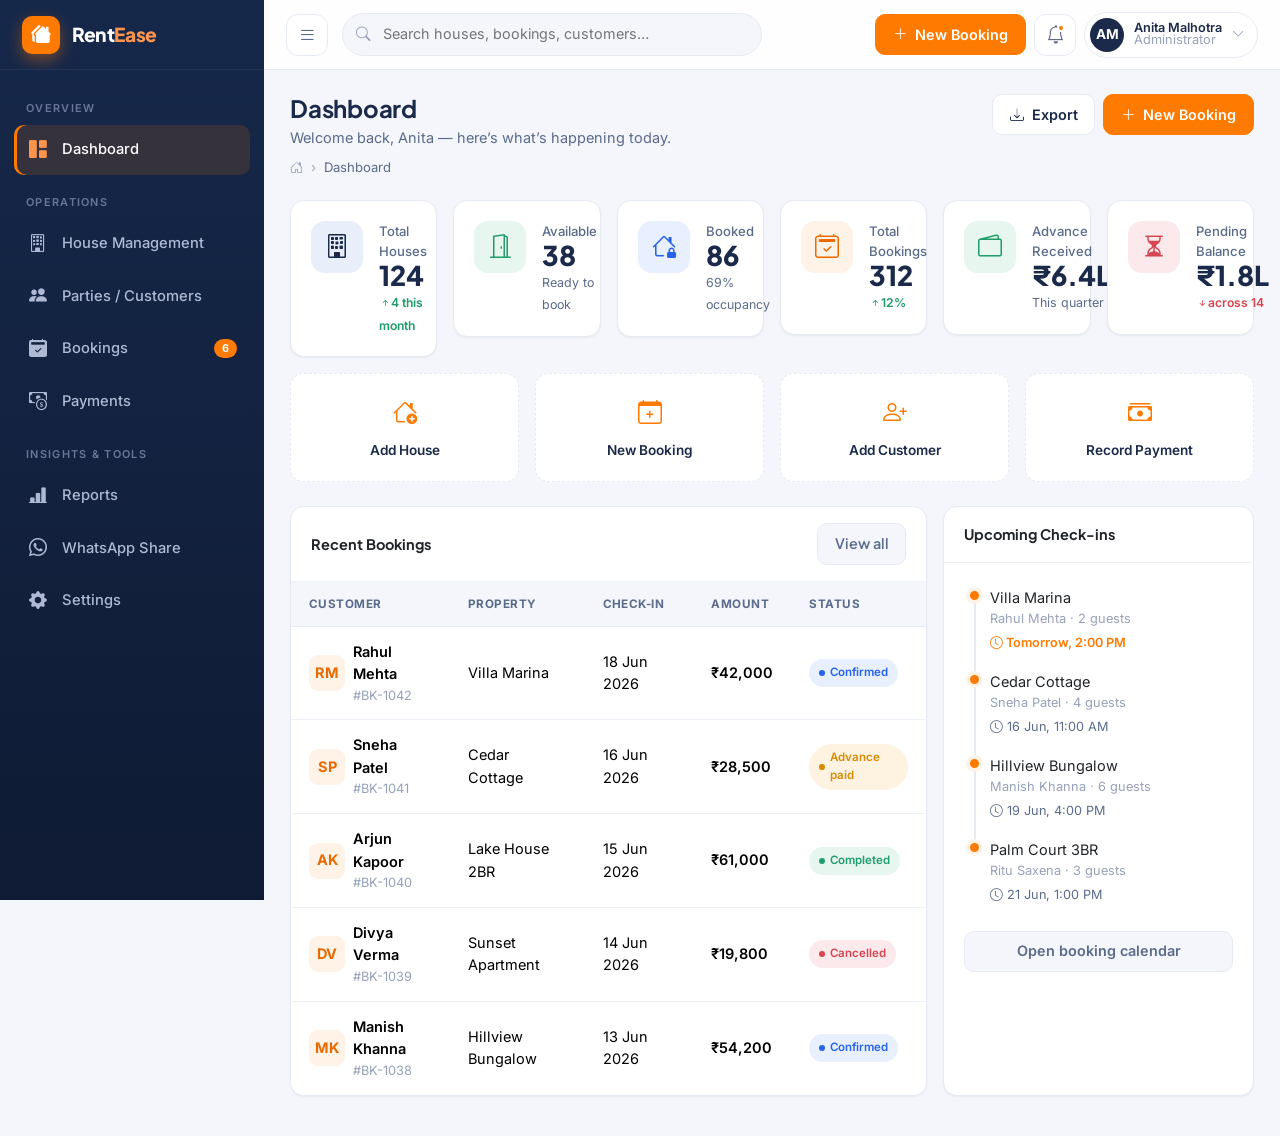
<file: dashboard.html>
<!DOCTYPE html>
<html lang="en">
<head>
  <meta charset="UTF-8">
  <meta name="viewport" content="width=device-width, initial-scale=1.0">
  <title>Dashboard · RentEase Admin</title>

  
  <link href="https://cdn.jsdelivr.net/npm/bootstrap@5.3.3/dist/css/bootstrap.min.css" rel="stylesheet">
  <link href="https://cdn.jsdelivr.net/npm/bootstrap-icons@1.11.3/font/bootstrap-icons.min.css" rel="stylesheet">

  
  <link rel="preconnect" href="https://fonts.googleapis.com">
  <link rel="preconnect" href="https://fonts.gstatic.com" crossorigin>
  <link href="https://fonts.googleapis.com/css2?family=Inter:wght@400;500;600;700&family=Plus+Jakarta+Sans:wght@600;700;800&display=swap" rel="stylesheet">

  
  <link href="assets/css/app.css" rel="stylesheet">
</head>
<body class="app-shell">

  
  
<aside class="sidebar">

  
  <div class="sidebar__brand">
    <div class="brand-logo"><i class="bi bi-houses-fill"></i></div>
    <div class="brand-name">Rent<span>Ease</span></div>
  </div>

  
  <nav class="sidebar__scroll">

    <div class="nav-label">Overview</div>
    <a class="nav-link active" href="dashboard.html">
      <i class="bi bi-grid-1x2-fill"></i> <span>Dashboard</span>
    </a>

    <div class="nav-label">Operations</div>
    <a class="nav-link " href="houses.html">
      <i class="bi bi-building"></i> <span>House Management</span>
    </a>
    <a class="nav-link " href="customers.html">
      <i class="bi bi-people-fill"></i> <span>Parties / Customers</span>
    </a>
    <a class="nav-link " href="bookings.html">
      <i class="bi bi-calendar2-check-fill"></i> <span>Bookings</span>
      <span class="nav-badge">6</span>
    </a>
    <a class="nav-link " href="payments.html">
      <i class="bi bi-cash-coin"></i> <span>Payments</span>
    </a>

    <div class="nav-label">Insights & Tools</div>
    <a class="nav-link " href="reports.html">
      <i class="bi bi-bar-chart-line-fill"></i> <span>Reports</span>
    </a>
    <a class="nav-link " href="whatsapp.html">
      <i class="bi bi-whatsapp"></i> <span>WhatsApp Share</span>
    </a>
    <a class="nav-link " href="settings.html">
      <i class="bi bi-gear-fill"></i> <span>Settings</span>
    </a>
  </nav>
</aside>


  
  <div class="sidebar-backdrop"></div>

  
  <div class="main">

    
    
<header class="topbar">

  
  <button class="icon-btn" data-sidebar-toggle aria-label="Toggle menu">
    <i class="bi bi-list"></i>
  </button>

  
  <div class="topbar__search">
    <i class="bi bi-search"></i>
    <input type="search" placeholder="Search houses, bookings, customers…" aria-label="Search">
  </div>

  <div class="ms-auto d-flex align-items-center gap-2">

    
    <a href="bookings.html" class="btn btn-primary d-none d-sm-inline-flex align-items-center gap-2">
      <i class="bi bi-plus-lg"></i> New Booking
    </a>

    
    <div class="dropdown">
      <button class="icon-btn" data-bs-toggle="dropdown" aria-label="Notifications">
        <i class="bi bi-bell"></i><span class="dot"></span>
      </button>
      <div class="dropdown-menu dropdown-menu-end" style="width:340px">
        <div class="d-flex justify-content-between align-items-center px-2 py-1">
          <strong>Notifications</strong>
          <span class="badge-soft b-booked">3 new</span>
        </div>
        <hr class="my-2">
        <a class="notif-item text-reset" href="bookings.html">
          <div class="notif-ico tile-green"><i class="bi bi-calendar-check"></i></div>
          <div><div class="fw-semibold small">New booking confirmed</div>
            <div class="cell-sub">Villa Marina · check-in Jun 18</div></div>
        </a>
        <a class="notif-item text-reset" href="payments.html">
          <div class="notif-ico tile-amber"><i class="bi bi-exclamation-circle"></i></div>
          <div><div class="fw-semibold small">Pending balance reminder</div>
            <div class="cell-sub">₹18,000 due from R. Mehta</div></div>
        </a>
        <a class="notif-item text-reset" href="houses.html">
          <div class="notif-ico tile-blue"><i class="bi bi-house-add"></i></div>
          <div><div class="fw-semibold small">Listing went live</div>
            <div class="cell-sub">Cedar Cottage is now available</div></div>
        </a>
        <hr class="my-2">
        <a href="bookings.html" class="dropdown-item text-center text-orange fw-semibold">View all activity</a>
      </div>
    </div>

    
    <div class="dropdown">
      <div class="topbar__profile" data-bs-toggle="dropdown" role="button">
        <div class="avatar">AM</div>
        <div class="profile-name lh-1">
          <div class="fw-semibold small">Anita Malhotra</div>
          <div class="cell-sub">Administrator</div>
        </div>
        <i class="bi bi-chevron-down small text-muted-2"></i>
      </div>
      <div class="dropdown-menu dropdown-menu-end" style="width:220px">
        <div class="px-2 py-1 small text-soft">Signed in as<br><strong class="text-dark">anita@rentease.app</strong></div>
        <hr class="my-2">
        <a class="dropdown-item" href="settings.html"><i class="bi bi-person"></i> My Profile</a>
        <a class="dropdown-item" href="settings.html"><i class="bi bi-gear"></i> Settings</a>
        <a class="dropdown-item" href="reports.html"><i class="bi bi-graph-up"></i> Reports</a>
        <hr class="my-2">
        <a class="dropdown-item text-danger" href="login.html"><i class="bi bi-box-arrow-right"></i> Sign out</a>
      </div>
    </div>
  </div>
</header>


    
    <main class="content">

      
      <div class="page-head">
        <div>
          <h1>Dashboard</h1>
          <p class="text-soft mb-2">Welcome back, Anita — here’s what’s happening today.</p>
          <nav aria-label="breadcrumb">
            <ol class="breadcrumb">
              <li class="breadcrumb-item"><a href="dashboard.html"><i class="bi bi-house-door"></i></a></li>
              
  <li class="breadcrumb-item active" aria-current="page">Dashboard</li>

            </ol>
          </nav>
        </div>
        <div class="d-flex gap-2 flex-wrap">
          
  <a href="reports.html" class="btn btn-outline-navy"><i class="bi bi-download me-1"></i> Export</a>
  <a href="bookings.html" class="btn btn-primary"><i class="bi bi-plus-lg me-1"></i> New Booking</a>

        </div>
      </div>

      
      


<div class="row g-3 mb-3">
  
  <div class="col-6 col-xl-2">
    <div class="stat-card">
      <div class="stat-ico tile-navy"><i class="bi bi-building"></i></div>
      <div><div class="label">Total Houses</div><div class="value">124</div>
        <span class="trend up"><i class="bi bi-arrow-up-short"></i>4 this month</span></div>
    </div>
  </div>
  <div class="col-6 col-xl-2">
    <div class="stat-card">
      <div class="stat-ico tile-green"><i class="bi bi-door-open"></i></div>
      <div><div class="label">Available</div><div class="value">38</div>
        <span class="kpi-mini">Ready to book</span></div>
    </div>
  </div>
  <div class="col-6 col-xl-2">
    <div class="stat-card">
      <div class="stat-ico tile-blue"><i class="bi bi-house-lock"></i></div>
      <div><div class="label">Booked</div><div class="value">86</div>
        <span class="kpi-mini">69% occupancy</span></div>
    </div>
  </div>
  <div class="col-6 col-xl-2">
    <div class="stat-card">
      <div class="stat-ico tile-orange"><i class="bi bi-calendar2-check"></i></div>
      <div><div class="label">Total Bookings</div><div class="value">312</div>
        <span class="trend up"><i class="bi bi-arrow-up-short"></i>12%</span></div>
    </div>
  </div>
  <div class="col-6 col-xl-2">
    <div class="stat-card">
      <div class="stat-ico tile-green"><i class="bi bi-wallet2"></i></div>
      <div><div class="label">Advance Received</div><div class="value">₹6.4L</div>
        <span class="kpi-mini">This quarter</span></div>
    </div>
  </div>
  <div class="col-6 col-xl-2">
    <div class="stat-card">
      <div class="stat-ico tile-red"><i class="bi bi-hourglass-split"></i></div>
      <div><div class="label">Pending Balance</div><div class="value">₹1.8L</div>
        <span class="trend down"><i class="bi bi-arrow-down-short"></i>across 14</span></div>
    </div>
  </div>
</div>


<div class="row g-3 mb-4">
  <div class="col-6 col-md-3"><a href="houses.html" class="quick-action"><i class="bi bi-house-add"></i> Add House</a></div>
  <div class="col-6 col-md-3"><a href="bookings.html" class="quick-action"><i class="bi bi-calendar-plus"></i> New Booking</a></div>
  <div class="col-6 col-md-3"><a href="customers.html" class="quick-action"><i class="bi bi-person-plus"></i> Add Customer</a></div>
  <div class="col-6 col-md-3"><a href="payments.html" class="quick-action"><i class="bi bi-cash-stack"></i> Record Payment</a></div>
</div>

<div class="row g-3">

  
  <div class="col-12 col-xl-8">
    <div class="card table-card">
      <div class="card-header">
        Recent Bookings
        <a href="bookings.html" class="btn btn-soft btn-sm">View all</a>
      </div>
      <div class="table-responsive">
        <table class="table align-middle">
          <thead>
            <tr><th>Customer</th><th>Property</th><th>Check-in</th><th>Amount</th><th>Status</th></tr>
          </thead>
          <tbody>
            <tr>
              <td><div class="d-flex align-items-center gap-2"><div class="mini-av txt">RM</div>
                <div><div class="cell-strong">Rahul Mehta</div><div class="cell-sub">#BK-1042</div></div></div></td>
              <td>Villa Marina</td><td>18 Jun 2026</td>
              <td class="cell-strong">₹42,000</td>
              <td><span class="badge-soft b-confirmed">Confirmed</span></td>
            </tr>
            <tr>
              <td><div class="d-flex align-items-center gap-2"><div class="mini-av txt">SP</div>
                <div><div class="cell-strong">Sneha Patel</div><div class="cell-sub">#BK-1041</div></div></div></td>
              <td>Cedar Cottage</td><td>16 Jun 2026</td>
              <td class="cell-strong">₹28,500</td>
              <td><span class="badge-soft b-pending">Advance paid</span></td>
            </tr>
            <tr>
              <td><div class="d-flex align-items-center gap-2"><div class="mini-av txt">AK</div>
                <div><div class="cell-strong">Arjun Kapoor</div><div class="cell-sub">#BK-1040</div></div></div></td>
              <td>Lake House 2BR</td><td>15 Jun 2026</td>
              <td class="cell-strong">₹61,000</td>
              <td><span class="badge-soft b-completed">Completed</span></td>
            </tr>
            <tr>
              <td><div class="d-flex align-items-center gap-2"><div class="mini-av txt">DV</div>
                <div><div class="cell-strong">Divya Verma</div><div class="cell-sub">#BK-1039</div></div></div></td>
              <td>Sunset Apartment</td><td>14 Jun 2026</td>
              <td class="cell-strong">₹19,800</td>
              <td><span class="badge-soft b-cancelled">Cancelled</span></td>
            </tr>
            <tr>
              <td><div class="d-flex align-items-center gap-2"><div class="mini-av txt">MK</div>
                <div><div class="cell-strong">Manish Khanna</div><div class="cell-sub">#BK-1038</div></div></div></td>
              <td>Hillview Bungalow</td><td>13 Jun 2026</td>
              <td class="cell-strong">₹54,200</td>
              <td><span class="badge-soft b-confirmed">Confirmed</span></td>
            </tr>
          </tbody>
        </table>
      </div>
    </div>
  </div>

  
  <div class="col-12 col-xl-4">
    <div class="card h-100">
      <div class="card-header">Upcoming Check-ins</div>
      <div class="card-body">
        <ul class="timeline">
          <li><div class="cell-strong">Villa Marina</div>
            <div class="cell-sub">Rahul Mehta · 2 guests</div>
            <div class="small text-orange fw-semibold mt-1"><i class="bi bi-clock"></i> Tomorrow, 2:00 PM</div></li>
          <li><div class="cell-strong">Cedar Cottage</div>
            <div class="cell-sub">Sneha Patel · 4 guests</div>
            <div class="small text-soft mt-1"><i class="bi bi-clock"></i> 16 Jun, 11:00 AM</div></li>
          <li><div class="cell-strong">Hillview Bungalow</div>
            <div class="cell-sub">Manish Khanna · 6 guests</div>
            <div class="small text-soft mt-1"><i class="bi bi-clock"></i> 19 Jun, 4:00 PM</div></li>
          <li><div class="cell-strong">Palm Court 3BR</div>
            <div class="cell-sub">Ritu Saxena · 3 guests</div>
            <div class="small text-soft mt-1"><i class="bi bi-clock"></i> 21 Jun, 1:00 PM</div></li>
        </ul>
        <a href="booking-calendar.html" class="btn btn-soft w-100 mt-2">Open booking calendar</a>
      </div>
    </div>
  </div>
</div>

    </main>
  </div>

  
  <div class="modal fade" id="confirmModal" tabindex="-1">
    <div class="modal-dialog modal-dialog-centered modal-sm">
      <div class="modal-content">
        <div class="modal-body text-center p-4">
          <div class="stat-ico tile-red mx-auto mb-3"><i class="bi bi-exclamation-triangle"></i></div>
          <h5 class="mb-1">Delete this record?</h5>
          <p class="text-soft small" id="confirmText">This action can’t be undone.</p>
          <div class="d-flex gap-2 justify-content-center mt-3">
            <button class="btn btn-soft" data-bs-dismiss="modal">Keep it</button>
            <button class="btn btn-primary" data-bs-dismiss="modal"
                    data-toast="Record deleted." style="background:var(--danger);border-color:var(--danger)">
              Delete
            </button>
          </div>
        </div>
      </div>
    </div>
  </div>

  
  

  
  <script src="https://cdn.jsdelivr.net/npm/bootstrap@5.3.3/dist/js/bootstrap.bundle.min.js"></script>
  <script src="assets/js/app.js"></script>
  
</body>
</html>
</file>
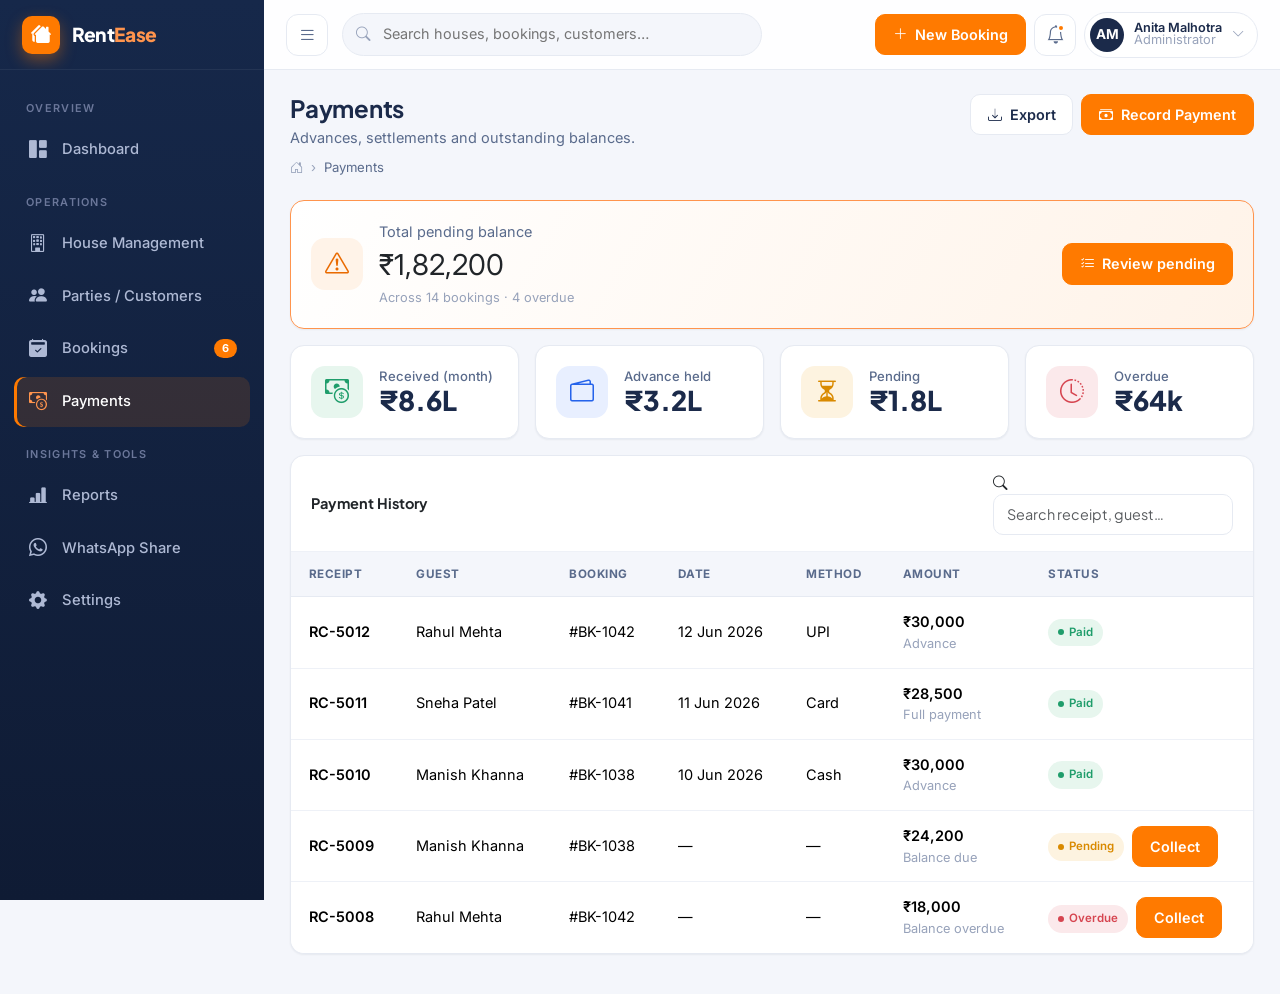
<file: payments.html>
<!DOCTYPE html>
<html lang="en">
<head>
  <meta charset="UTF-8">
  <meta name="viewport" content="width=device-width, initial-scale=1.0">
  <title>Payments · RentEase Admin</title>

  
  <link href="https://cdn.jsdelivr.net/npm/bootstrap@5.3.3/dist/css/bootstrap.min.css" rel="stylesheet">
  <link href="https://cdn.jsdelivr.net/npm/bootstrap-icons@1.11.3/font/bootstrap-icons.min.css" rel="stylesheet">

  
  <link rel="preconnect" href="https://fonts.googleapis.com">
  <link rel="preconnect" href="https://fonts.gstatic.com" crossorigin>
  <link href="https://fonts.googleapis.com/css2?family=Inter:wght@400;500;600;700&family=Plus+Jakarta+Sans:wght@600;700;800&display=swap" rel="stylesheet">

  
  <link href="assets/css/app.css" rel="stylesheet">
</head>
<body class="app-shell">

  
  
<aside class="sidebar">

  
  <div class="sidebar__brand">
    <div class="brand-logo"><i class="bi bi-houses-fill"></i></div>
    <div class="brand-name">Rent<span>Ease</span></div>
  </div>

  
  <nav class="sidebar__scroll">

    <div class="nav-label">Overview</div>
    <a class="nav-link " href="dashboard.html">
      <i class="bi bi-grid-1x2-fill"></i> <span>Dashboard</span>
    </a>

    <div class="nav-label">Operations</div>
    <a class="nav-link " href="houses.html">
      <i class="bi bi-building"></i> <span>House Management</span>
    </a>
    <a class="nav-link " href="customers.html">
      <i class="bi bi-people-fill"></i> <span>Parties / Customers</span>
    </a>
    <a class="nav-link " href="bookings.html">
      <i class="bi bi-calendar2-check-fill"></i> <span>Bookings</span>
      <span class="nav-badge">6</span>
    </a>
    <a class="nav-link active" href="payments.html">
      <i class="bi bi-cash-coin"></i> <span>Payments</span>
    </a>

    <div class="nav-label">Insights & Tools</div>
    <a class="nav-link " href="reports.html">
      <i class="bi bi-bar-chart-line-fill"></i> <span>Reports</span>
    </a>
    <a class="nav-link " href="whatsapp.html">
      <i class="bi bi-whatsapp"></i> <span>WhatsApp Share</span>
    </a>
    <a class="nav-link " href="settings.html">
      <i class="bi bi-gear-fill"></i> <span>Settings</span>
    </a>
  </nav>
</aside>


  
  <div class="sidebar-backdrop"></div>

  
  <div class="main">

    
    
<header class="topbar">

  
  <button class="icon-btn" data-sidebar-toggle aria-label="Toggle menu">
    <i class="bi bi-list"></i>
  </button>

  
  <div class="topbar__search">
    <i class="bi bi-search"></i>
    <input type="search" placeholder="Search houses, bookings, customers…" aria-label="Search">
  </div>

  <div class="ms-auto d-flex align-items-center gap-2">

    
    <a href="bookings.html" class="btn btn-primary d-none d-sm-inline-flex align-items-center gap-2">
      <i class="bi bi-plus-lg"></i> New Booking
    </a>

    
    <div class="dropdown">
      <button class="icon-btn" data-bs-toggle="dropdown" aria-label="Notifications">
        <i class="bi bi-bell"></i><span class="dot"></span>
      </button>
      <div class="dropdown-menu dropdown-menu-end" style="width:340px">
        <div class="d-flex justify-content-between align-items-center px-2 py-1">
          <strong>Notifications</strong>
          <span class="badge-soft b-booked">3 new</span>
        </div>
        <hr class="my-2">
        <a class="notif-item text-reset" href="bookings.html">
          <div class="notif-ico tile-green"><i class="bi bi-calendar-check"></i></div>
          <div><div class="fw-semibold small">New booking confirmed</div>
            <div class="cell-sub">Villa Marina · check-in Jun 18</div></div>
        </a>
        <a class="notif-item text-reset" href="payments.html">
          <div class="notif-ico tile-amber"><i class="bi bi-exclamation-circle"></i></div>
          <div><div class="fw-semibold small">Pending balance reminder</div>
            <div class="cell-sub">₹18,000 due from R. Mehta</div></div>
        </a>
        <a class="notif-item text-reset" href="houses.html">
          <div class="notif-ico tile-blue"><i class="bi bi-house-add"></i></div>
          <div><div class="fw-semibold small">Listing went live</div>
            <div class="cell-sub">Cedar Cottage is now available</div></div>
        </a>
        <hr class="my-2">
        <a href="bookings.html" class="dropdown-item text-center text-orange fw-semibold">View all activity</a>
      </div>
    </div>

    
    <div class="dropdown">
      <div class="topbar__profile" data-bs-toggle="dropdown" role="button">
        <div class="avatar">AM</div>
        <div class="profile-name lh-1">
          <div class="fw-semibold small">Anita Malhotra</div>
          <div class="cell-sub">Administrator</div>
        </div>
        <i class="bi bi-chevron-down small text-muted-2"></i>
      </div>
      <div class="dropdown-menu dropdown-menu-end" style="width:220px">
        <div class="px-2 py-1 small text-soft">Signed in as<br><strong class="text-dark">anita@rentease.app</strong></div>
        <hr class="my-2">
        <a class="dropdown-item" href="settings.html"><i class="bi bi-person"></i> My Profile</a>
        <a class="dropdown-item" href="settings.html"><i class="bi bi-gear"></i> Settings</a>
        <a class="dropdown-item" href="reports.html"><i class="bi bi-graph-up"></i> Reports</a>
        <hr class="my-2">
        <a class="dropdown-item text-danger" href="login.html"><i class="bi bi-box-arrow-right"></i> Sign out</a>
      </div>
    </div>
  </div>
</header>


    
    <main class="content">

      
      <div class="page-head">
        <div>
          <h1>Payments</h1>
          <p class="text-soft mb-2">Advances, settlements and outstanding balances.</p>
          <nav aria-label="breadcrumb">
            <ol class="breadcrumb">
              <li class="breadcrumb-item"><a href="dashboard.html"><i class="bi bi-house-door"></i></a></li>
              
  <li class="breadcrumb-item active">Payments</li>

            </ol>
          </nav>
        </div>
        <div class="d-flex gap-2 flex-wrap">
          
  <a href="reports.html" class="btn btn-outline-navy"><i class="bi bi-download me-1"></i> Export</a>
  <button class="btn btn-primary" data-bs-toggle="modal" data-bs-target="#addPaymentModal">
    <i class="bi bi-cash-stack me-1"></i> Record Payment
  </button>

        </div>
      </div>

      
      


<div class="card mb-3" style="background:linear-gradient(120deg,#fff,var(--orange-50));border-color:var(--orange-400)">
  <div class="card-body d-flex flex-wrap align-items-center justify-content-between gap-3">
    <div class="d-flex align-items-center gap-3">
      <div class="stat-ico tile-orange"><i class="bi bi-exclamation-triangle"></i></div>
      <div>
        <div class="label text-soft">Total pending balance</div>
        <div class="value" style="font-size:1.8rem">₹1,82,200</div>
        <div class="cell-sub">Across 14 bookings · 4 overdue</div>
      </div>
    </div>
    <a href="#pendingTable" class="btn btn-primary"><i class="bi bi-list-check me-1"></i> Review pending</a>
  </div>
</div>


<div class="row g-3 mb-3">
  <div class="col-6 col-md-3"><div class="stat-card"><div class="stat-ico tile-green"><i class="bi bi-cash-coin"></i></div>
    <div><div class="label">Received (month)</div><div class="value">₹8.6L</div></div></div></div>
  <div class="col-6 col-md-3"><div class="stat-card"><div class="stat-ico tile-blue"><i class="bi bi-wallet2"></i></div>
    <div><div class="label">Advance held</div><div class="value">₹3.2L</div></div></div></div>
  <div class="col-6 col-md-3"><div class="stat-card"><div class="stat-ico tile-amber"><i class="bi bi-hourglass-split"></i></div>
    <div><div class="label">Pending</div><div class="value">₹1.8L</div></div></div></div>
  <div class="col-6 col-md-3"><div class="stat-card"><div class="stat-ico tile-red"><i class="bi bi-clock-history"></i></div>
    <div><div class="label">Overdue</div><div class="value">₹64k</div></div></div></div>
</div>


<div class="card table-card" id="pendingTable">
  <div class="card-header">
    <span>Payment History</span>
    <div class="search" style="flex:0;min-width:240px"><i class="bi bi-search"></i>
      <input type="search" class="form-control" placeholder="Search receipt, guest…"
             data-filter="#payBody" data-filter-empty="#payEmpty"></div>
  </div>
  <div class="table-responsive">
    <table class="table align-middle">
      <thead><tr><th>Receipt</th><th>Guest</th><th>Booking</th><th>Date</th><th>Method</th><th>Amount</th><th>Status</th></tr></thead>
      <tbody id="payBody">
        
        
        <tr data-filter-item>
          <td class="cell-strong">RC-5012</td>
          <td>Rahul Mehta</td>
          <td>#BK-1042</td>
          <td>12 Jun 2026</td>
          <td>UPI</td>
          <td><div class="cell-strong">₹30,000</div><div class="cell-sub">Advance</div></td>
          <td>
            <span class="badge-soft b-paid">Paid</span>
            
          </td>
        </tr>
        
        <tr data-filter-item>
          <td class="cell-strong">RC-5011</td>
          <td>Sneha Patel</td>
          <td>#BK-1041</td>
          <td>11 Jun 2026</td>
          <td>Card</td>
          <td><div class="cell-strong">₹28,500</div><div class="cell-sub">Full payment</div></td>
          <td>
            <span class="badge-soft b-paid">Paid</span>
            
          </td>
        </tr>
        
        <tr data-filter-item>
          <td class="cell-strong">RC-5010</td>
          <td>Manish Khanna</td>
          <td>#BK-1038</td>
          <td>10 Jun 2026</td>
          <td>Cash</td>
          <td><div class="cell-strong">₹30,000</div><div class="cell-sub">Advance</div></td>
          <td>
            <span class="badge-soft b-paid">Paid</span>
            
          </td>
        </tr>
        
        <tr data-filter-item>
          <td class="cell-strong">RC-5009</td>
          <td>Manish Khanna</td>
          <td>#BK-1038</td>
          <td>—</td>
          <td>—</td>
          <td><div class="cell-strong">₹24,200</div><div class="cell-sub">Balance due</div></td>
          <td>
            <span class="badge-soft b-pending">Pending</span>
            
              <button class="btn btn-primary btn-sm ms-1" data-bs-toggle="modal" data-bs-target="#addPaymentModal">Collect</button>
            
          </td>
        </tr>
        
        <tr data-filter-item>
          <td class="cell-strong">RC-5008</td>
          <td>Rahul Mehta</td>
          <td>#BK-1042</td>
          <td>—</td>
          <td>—</td>
          <td><div class="cell-strong">₹18,000</div><div class="cell-sub">Balance overdue</div></td>
          <td>
            <span class="badge-soft b-overdue">Overdue</span>
            
              <button class="btn btn-primary btn-sm ms-1" data-bs-toggle="modal" data-bs-target="#addPaymentModal">Collect</button>
            
          </td>
        </tr>
        
      </tbody>
    </table>
    <div id="payEmpty" class="empty-state" style="display:none">
      <i class="bi bi-receipt"></i><h5>No payments found</h5>
      <p>No receipts match your search yet.</p>
    </div>
  </div>
</div>

    </main>
  </div>

  
  <div class="modal fade" id="confirmModal" tabindex="-1">
    <div class="modal-dialog modal-dialog-centered modal-sm">
      <div class="modal-content">
        <div class="modal-body text-center p-4">
          <div class="stat-ico tile-red mx-auto mb-3"><i class="bi bi-exclamation-triangle"></i></div>
          <h5 class="mb-1">Delete this record?</h5>
          <p class="text-soft small" id="confirmText">This action can’t be undone.</p>
          <div class="d-flex gap-2 justify-content-center mt-3">
            <button class="btn btn-soft" data-bs-dismiss="modal">Keep it</button>
            <button class="btn btn-primary" data-bs-dismiss="modal"
                    data-toast="Record deleted." style="background:var(--danger);border-color:var(--danger)">
              Delete
            </button>
          </div>
        </div>
      </div>
    </div>
  </div>

  
  
<div class="modal fade" id="addPaymentModal" tabindex="-1">
  <div class="modal-dialog modal-dialog-centered">
    <div class="modal-content">
      <form class="needs-validation" data-success="Payment recorded." novalidate>
        <div class="modal-header">
          <h5 class="modal-title">Record a payment</h5>
          <button type="button" class="btn-close" data-bs-dismiss="modal"></button>
        </div>
        <div class="modal-body">
          <div class="row g-3">
            <div class="col-12"><label class="form-label">Booking</label>
              <select class="form-select" required>
                <option value="">Select a booking…</option>
                <option>#BK-1042 — Rahul Mehta (₹18,000 due)</option>
                <option>#BK-1038 — Manish Khanna (₹24,200 due)</option>
              </select>
              <div class="invalid-feedback">Select a booking.</div></div>
            <div class="col-md-6"><label class="form-label">Amount</label>
              <div class="input-group"><span class="input-group-text input-affix">₹</span>
                <input type="number" class="form-control" min="1" placeholder="0" required></div>
              <div class="invalid-feedback">Enter an amount.</div></div>
            <div class="col-md-6"><label class="form-label">Payment method</label>
              <select class="form-select" required>
                <option value="">Choose…</option><option>Cash</option><option>UPI</option>
                <option>Card</option><option>Bank transfer</option>
              </select>
              <div class="invalid-feedback">Choose a method.</div></div>
            <div class="col-md-6"><label class="form-label">Payment type</label>
              <select class="form-select"><option>Advance</option><option>Balance</option><option>Full payment</option></select></div>
            <div class="col-md-6"><label class="form-label">Date</label>
              <input type="date" class="form-control" required></div>
            <div class="col-12"><label class="form-label">Reference / note</label>
              <input class="form-control" placeholder="Transaction ID, remarks…"></div>
          </div>
        </div>
        <div class="modal-footer">
          <button type="button" class="btn btn-soft" data-bs-dismiss="modal">Cancel</button>
          <button type="submit" class="btn btn-primary"><i class="bi bi-check-lg me-1"></i> Save payment</button>
        </div>
      </form>
    </div>
  </div>
</div>


  
  <script src="https://cdn.jsdelivr.net/npm/bootstrap@5.3.3/dist/js/bootstrap.bundle.min.js"></script>
  <script src="assets/js/app.js"></script>
  
</body>
</html>
</file>
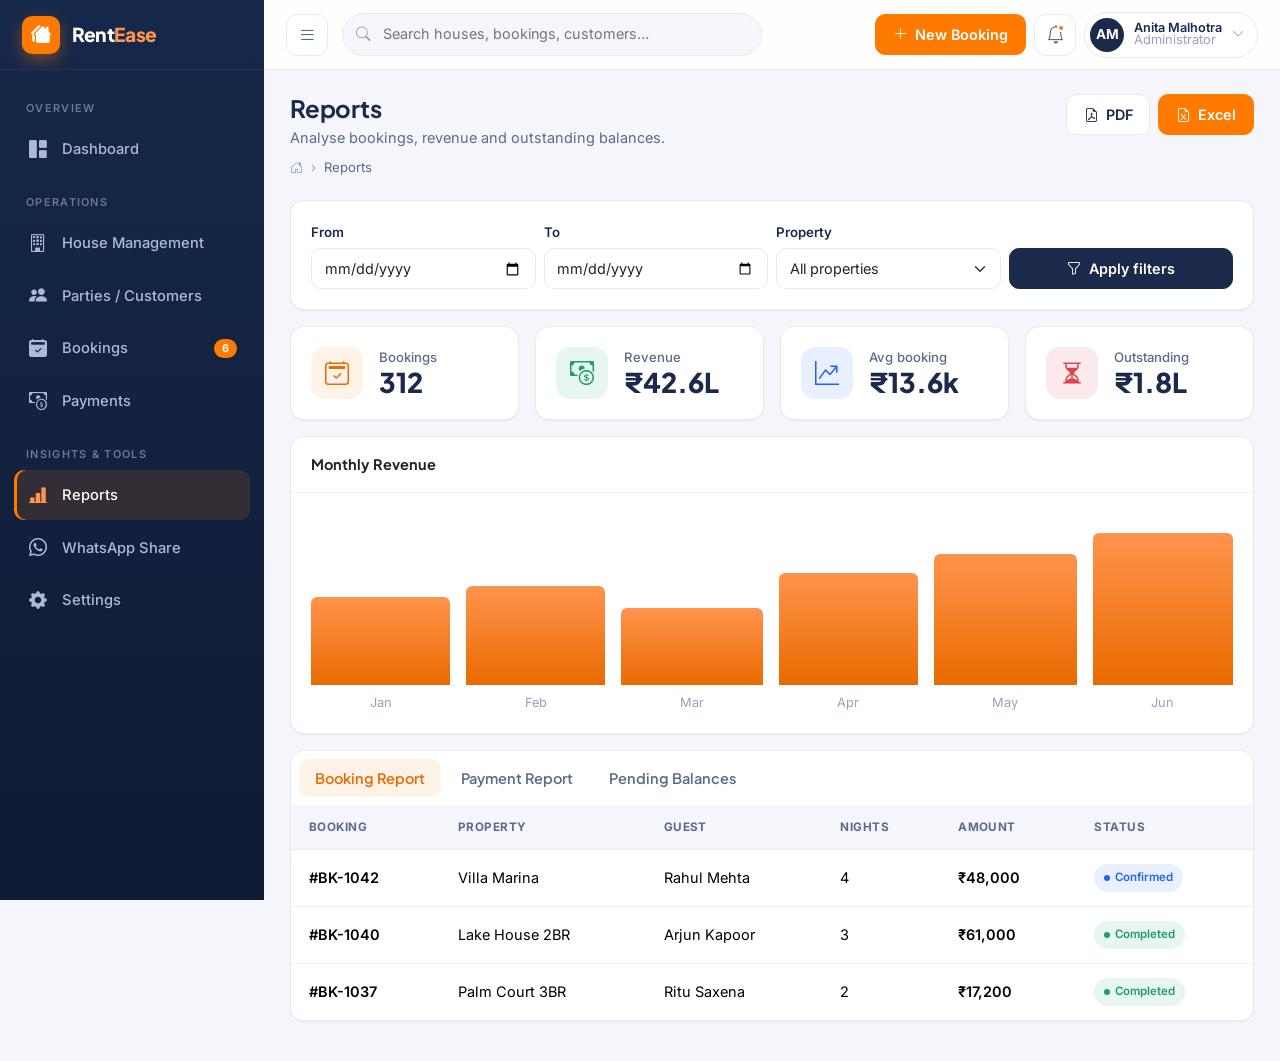
<file: reports.html>
<!DOCTYPE html>
<html lang="en">
<head>
  <meta charset="UTF-8">
  <meta name="viewport" content="width=device-width, initial-scale=1.0">
  <title>Reports · RentEase Admin</title>

  
  <link href="https://cdn.jsdelivr.net/npm/bootstrap@5.3.3/dist/css/bootstrap.min.css" rel="stylesheet">
  <link href="https://cdn.jsdelivr.net/npm/bootstrap-icons@1.11.3/font/bootstrap-icons.min.css" rel="stylesheet">

  
  <link rel="preconnect" href="https://fonts.googleapis.com">
  <link rel="preconnect" href="https://fonts.gstatic.com" crossorigin>
  <link href="https://fonts.googleapis.com/css2?family=Inter:wght@400;500;600;700&family=Plus+Jakarta+Sans:wght@600;700;800&display=swap" rel="stylesheet">

  
  <link href="assets/css/app.css" rel="stylesheet">
</head>
<body class="app-shell">

  
  
<aside class="sidebar">

  
  <div class="sidebar__brand">
    <div class="brand-logo"><i class="bi bi-houses-fill"></i></div>
    <div class="brand-name">Rent<span>Ease</span></div>
  </div>

  
  <nav class="sidebar__scroll">

    <div class="nav-label">Overview</div>
    <a class="nav-link " href="dashboard.html">
      <i class="bi bi-grid-1x2-fill"></i> <span>Dashboard</span>
    </a>

    <div class="nav-label">Operations</div>
    <a class="nav-link " href="houses.html">
      <i class="bi bi-building"></i> <span>House Management</span>
    </a>
    <a class="nav-link " href="customers.html">
      <i class="bi bi-people-fill"></i> <span>Parties / Customers</span>
    </a>
    <a class="nav-link " href="bookings.html">
      <i class="bi bi-calendar2-check-fill"></i> <span>Bookings</span>
      <span class="nav-badge">6</span>
    </a>
    <a class="nav-link " href="payments.html">
      <i class="bi bi-cash-coin"></i> <span>Payments</span>
    </a>

    <div class="nav-label">Insights & Tools</div>
    <a class="nav-link active" href="reports.html">
      <i class="bi bi-bar-chart-line-fill"></i> <span>Reports</span>
    </a>
    <a class="nav-link " href="whatsapp.html">
      <i class="bi bi-whatsapp"></i> <span>WhatsApp Share</span>
    </a>
    <a class="nav-link " href="settings.html">
      <i class="bi bi-gear-fill"></i> <span>Settings</span>
    </a>
  </nav>
</aside>


  
  <div class="sidebar-backdrop"></div>

  
  <div class="main">

    
    
<header class="topbar">

  
  <button class="icon-btn" data-sidebar-toggle aria-label="Toggle menu">
    <i class="bi bi-list"></i>
  </button>

  
  <div class="topbar__search">
    <i class="bi bi-search"></i>
    <input type="search" placeholder="Search houses, bookings, customers…" aria-label="Search">
  </div>

  <div class="ms-auto d-flex align-items-center gap-2">

    
    <a href="bookings.html" class="btn btn-primary d-none d-sm-inline-flex align-items-center gap-2">
      <i class="bi bi-plus-lg"></i> New Booking
    </a>

    
    <div class="dropdown">
      <button class="icon-btn" data-bs-toggle="dropdown" aria-label="Notifications">
        <i class="bi bi-bell"></i><span class="dot"></span>
      </button>
      <div class="dropdown-menu dropdown-menu-end" style="width:340px">
        <div class="d-flex justify-content-between align-items-center px-2 py-1">
          <strong>Notifications</strong>
          <span class="badge-soft b-booked">3 new</span>
        </div>
        <hr class="my-2">
        <a class="notif-item text-reset" href="bookings.html">
          <div class="notif-ico tile-green"><i class="bi bi-calendar-check"></i></div>
          <div><div class="fw-semibold small">New booking confirmed</div>
            <div class="cell-sub">Villa Marina · check-in Jun 18</div></div>
        </a>
        <a class="notif-item text-reset" href="payments.html">
          <div class="notif-ico tile-amber"><i class="bi bi-exclamation-circle"></i></div>
          <div><div class="fw-semibold small">Pending balance reminder</div>
            <div class="cell-sub">₹18,000 due from R. Mehta</div></div>
        </a>
        <a class="notif-item text-reset" href="houses.html">
          <div class="notif-ico tile-blue"><i class="bi bi-house-add"></i></div>
          <div><div class="fw-semibold small">Listing went live</div>
            <div class="cell-sub">Cedar Cottage is now available</div></div>
        </a>
        <hr class="my-2">
        <a href="bookings.html" class="dropdown-item text-center text-orange fw-semibold">View all activity</a>
      </div>
    </div>

    
    <div class="dropdown">
      <div class="topbar__profile" data-bs-toggle="dropdown" role="button">
        <div class="avatar">AM</div>
        <div class="profile-name lh-1">
          <div class="fw-semibold small">Anita Malhotra</div>
          <div class="cell-sub">Administrator</div>
        </div>
        <i class="bi bi-chevron-down small text-muted-2"></i>
      </div>
      <div class="dropdown-menu dropdown-menu-end" style="width:220px">
        <div class="px-2 py-1 small text-soft">Signed in as<br><strong class="text-dark">anita@rentease.app</strong></div>
        <hr class="my-2">
        <a class="dropdown-item" href="settings.html"><i class="bi bi-person"></i> My Profile</a>
        <a class="dropdown-item" href="settings.html"><i class="bi bi-gear"></i> Settings</a>
        <a class="dropdown-item" href="reports.html"><i class="bi bi-graph-up"></i> Reports</a>
        <hr class="my-2">
        <a class="dropdown-item text-danger" href="login.html"><i class="bi bi-box-arrow-right"></i> Sign out</a>
      </div>
    </div>
  </div>
</header>


    
    <main class="content">

      
      <div class="page-head">
        <div>
          <h1>Reports</h1>
          <p class="text-soft mb-2">Analyse bookings, revenue and outstanding balances.</p>
          <nav aria-label="breadcrumb">
            <ol class="breadcrumb">
              <li class="breadcrumb-item"><a href="dashboard.html"><i class="bi bi-house-door"></i></a></li>
              
  <li class="breadcrumb-item active">Reports</li>

            </ol>
          </nav>
        </div>
        <div class="d-flex gap-2 flex-wrap">
          
  <button class="btn btn-outline-navy" data-toast="Exporting to PDF…"><i class="bi bi-file-earmark-pdf me-1"></i> PDF</button>
  <button class="btn btn-primary" data-toast="Exporting to Excel…"><i class="bi bi-file-earmark-excel me-1"></i> Excel</button>

        </div>
      </div>

      
      


<div class="card mb-3">
  <div class="card-body">
    <div class="row g-2 align-items-end">
      <div class="col-6 col-md-3"><label class="form-label">From</label><input type="date" class="form-control"></div>
      <div class="col-6 col-md-3"><label class="form-label">To</label><input type="date" class="form-control"></div>
      <div class="col-6 col-md-3"><label class="form-label">Property</label>
        <select class="form-select"><option>All properties</option><option>Villa Marina</option><option>Cedar Cottage</option></select></div>
      <div class="col-6 col-md-3 d-grid"><label class="form-label d-none d-md-block">&nbsp;</label>
        <button class="btn btn-navy" data-toast="Report updated."><i class="bi bi-funnel me-1"></i> Apply filters</button></div>
    </div>
  </div>
</div>


<div class="row g-3 mb-3">
  <div class="col-6 col-md-3"><div class="stat-card"><div class="stat-ico tile-orange"><i class="bi bi-calendar2-check"></i></div>
    <div><div class="label">Bookings</div><div class="value">312</div></div></div></div>
  <div class="col-6 col-md-3"><div class="stat-card"><div class="stat-ico tile-green"><i class="bi bi-cash-coin"></i></div>
    <div><div class="label">Revenue</div><div class="value">₹42.6L</div></div></div></div>
  <div class="col-6 col-md-3"><div class="stat-card"><div class="stat-ico tile-blue"><i class="bi bi-graph-up-arrow"></i></div>
    <div><div class="label">Avg booking</div><div class="value">₹13.6k</div></div></div></div>
  <div class="col-6 col-md-3"><div class="stat-card"><div class="stat-ico tile-red"><i class="bi bi-hourglass-split"></i></div>
    <div><div class="label">Outstanding</div><div class="value">₹1.8L</div></div></div></div>
</div>


<div class="card mb-3">
  <div class="card-header">Monthly Revenue</div>
  <div class="card-body">
    <div class="d-flex align-items-end gap-3" style="height:200px">
      
      
        <div class="text-center flex-fill">
          <div style="height:160px;display:flex;align-items:flex-end">
            <div class="w-100 rounded-top" style="height:55%;background:linear-gradient(180deg,var(--orange-400),var(--orange-600))"></div>
          </div>
          <div class="cell-sub mt-2">Jan</div>
        </div>
      
        <div class="text-center flex-fill">
          <div style="height:160px;display:flex;align-items:flex-end">
            <div class="w-100 rounded-top" style="height:62%;background:linear-gradient(180deg,var(--orange-400),var(--orange-600))"></div>
          </div>
          <div class="cell-sub mt-2">Feb</div>
        </div>
      
        <div class="text-center flex-fill">
          <div style="height:160px;display:flex;align-items:flex-end">
            <div class="w-100 rounded-top" style="height:48%;background:linear-gradient(180deg,var(--orange-400),var(--orange-600))"></div>
          </div>
          <div class="cell-sub mt-2">Mar</div>
        </div>
      
        <div class="text-center flex-fill">
          <div style="height:160px;display:flex;align-items:flex-end">
            <div class="w-100 rounded-top" style="height:70%;background:linear-gradient(180deg,var(--orange-400),var(--orange-600))"></div>
          </div>
          <div class="cell-sub mt-2">Apr</div>
        </div>
      
        <div class="text-center flex-fill">
          <div style="height:160px;display:flex;align-items:flex-end">
            <div class="w-100 rounded-top" style="height:82%;background:linear-gradient(180deg,var(--orange-400),var(--orange-600))"></div>
          </div>
          <div class="cell-sub mt-2">May</div>
        </div>
      
        <div class="text-center flex-fill">
          <div style="height:160px;display:flex;align-items:flex-end">
            <div class="w-100 rounded-top" style="height:95%;background:linear-gradient(180deg,var(--orange-400),var(--orange-600))"></div>
          </div>
          <div class="cell-sub mt-2">Jun</div>
        </div>
      
    </div>
  </div>
</div>


<div class="card table-card">
  <div class="card-header p-0 border-0">
    <ul class="nav nav-pills p-2 gap-1">
      <li class="nav-item"><button class="nav-link active" data-bs-toggle="pill" data-bs-target="#tab-book">Booking Report</button></li>
      <li class="nav-item"><button class="nav-link" data-bs-toggle="pill" data-bs-target="#tab-pay">Payment Report</button></li>
      <li class="nav-item"><button class="nav-link" data-bs-toggle="pill" data-bs-target="#tab-pend">Pending Balances</button></li>
    </ul>
  </div>
  <div class="tab-content">
    
    <div class="tab-pane fade show active" id="tab-book">
      <div class="table-responsive"><table class="table align-middle">
        <thead><tr><th>Booking</th><th>Property</th><th>Guest</th><th>Nights</th><th>Amount</th><th>Status</th></tr></thead>
        <tbody>
          <tr><td class="cell-strong">#BK-1042</td><td>Villa Marina</td><td>Rahul Mehta</td><td>4</td><td class="cell-strong">₹48,000</td><td><span class="badge-soft b-confirmed">Confirmed</span></td></tr>
          <tr><td class="cell-strong">#BK-1040</td><td>Lake House 2BR</td><td>Arjun Kapoor</td><td>3</td><td class="cell-strong">₹61,000</td><td><span class="badge-soft b-completed">Completed</span></td></tr>
          <tr><td class="cell-strong">#BK-1037</td><td>Palm Court 3BR</td><td>Ritu Saxena</td><td>2</td><td class="cell-strong">₹17,200</td><td><span class="badge-soft b-completed">Completed</span></td></tr>
        </tbody></table></div>
    </div>
    
    <div class="tab-pane fade" id="tab-pay">
      <div class="table-responsive"><table class="table align-middle">
        <thead><tr><th>Receipt</th><th>Guest</th><th>Method</th><th>Date</th><th>Amount</th></tr></thead>
        <tbody>
          <tr><td class="cell-strong">RC-5012</td><td>Rahul Mehta</td><td>UPI</td><td>12 Jun 2026</td><td class="cell-strong">₹30,000</td></tr>
          <tr><td class="cell-strong">RC-5011</td><td>Sneha Patel</td><td>Card</td><td>11 Jun 2026</td><td class="cell-strong">₹28,500</td></tr>
          <tr><td class="cell-strong">RC-5010</td><td>Manish Khanna</td><td>Cash</td><td>10 Jun 2026</td><td class="cell-strong">₹30,000</td></tr>
        </tbody></table></div>
    </div>
    
    <div class="tab-pane fade" id="tab-pend">
      <div class="table-responsive"><table class="table align-middle">
        <thead><tr><th>Booking</th><th>Guest</th><th>Due date</th><th>Balance</th><th>Status</th></tr></thead>
        <tbody>
          <tr><td class="cell-strong">#BK-1038</td><td>Manish Khanna</td><td>17 Jun 2026</td><td class="text-orange fw-semibold">₹24,200</td><td><span class="badge-soft b-pending">Pending</span></td></tr>
          <tr><td class="cell-strong">#BK-1042</td><td>Rahul Mehta</td><td>10 Jun 2026</td><td class="text-orange fw-semibold">₹18,000</td><td><span class="badge-soft b-overdue">Overdue</span></td></tr>
        </tbody></table></div>
    </div>
  </div>
</div>

    </main>
  </div>

  
  <div class="modal fade" id="confirmModal" tabindex="-1">
    <div class="modal-dialog modal-dialog-centered modal-sm">
      <div class="modal-content">
        <div class="modal-body text-center p-4">
          <div class="stat-ico tile-red mx-auto mb-3"><i class="bi bi-exclamation-triangle"></i></div>
          <h5 class="mb-1">Delete this record?</h5>
          <p class="text-soft small" id="confirmText">This action can’t be undone.</p>
          <div class="d-flex gap-2 justify-content-center mt-3">
            <button class="btn btn-soft" data-bs-dismiss="modal">Keep it</button>
            <button class="btn btn-primary" data-bs-dismiss="modal"
                    data-toast="Record deleted." style="background:var(--danger);border-color:var(--danger)">
              Delete
            </button>
          </div>
        </div>
      </div>
    </div>
  </div>

  
  

  
  <script src="https://cdn.jsdelivr.net/npm/bootstrap@5.3.3/dist/js/bootstrap.bundle.min.js"></script>
  <script src="assets/js/app.js"></script>
  

<style>
  .nav-pills .nav-link{color:var(--ink-soft);font-weight:600;border-radius:10px;padding:.5rem 1rem}
  .nav-pills .nav-link.active{background:var(--orange-50);color:var(--orange-600)}
</style>

</body>
</html>
</file>
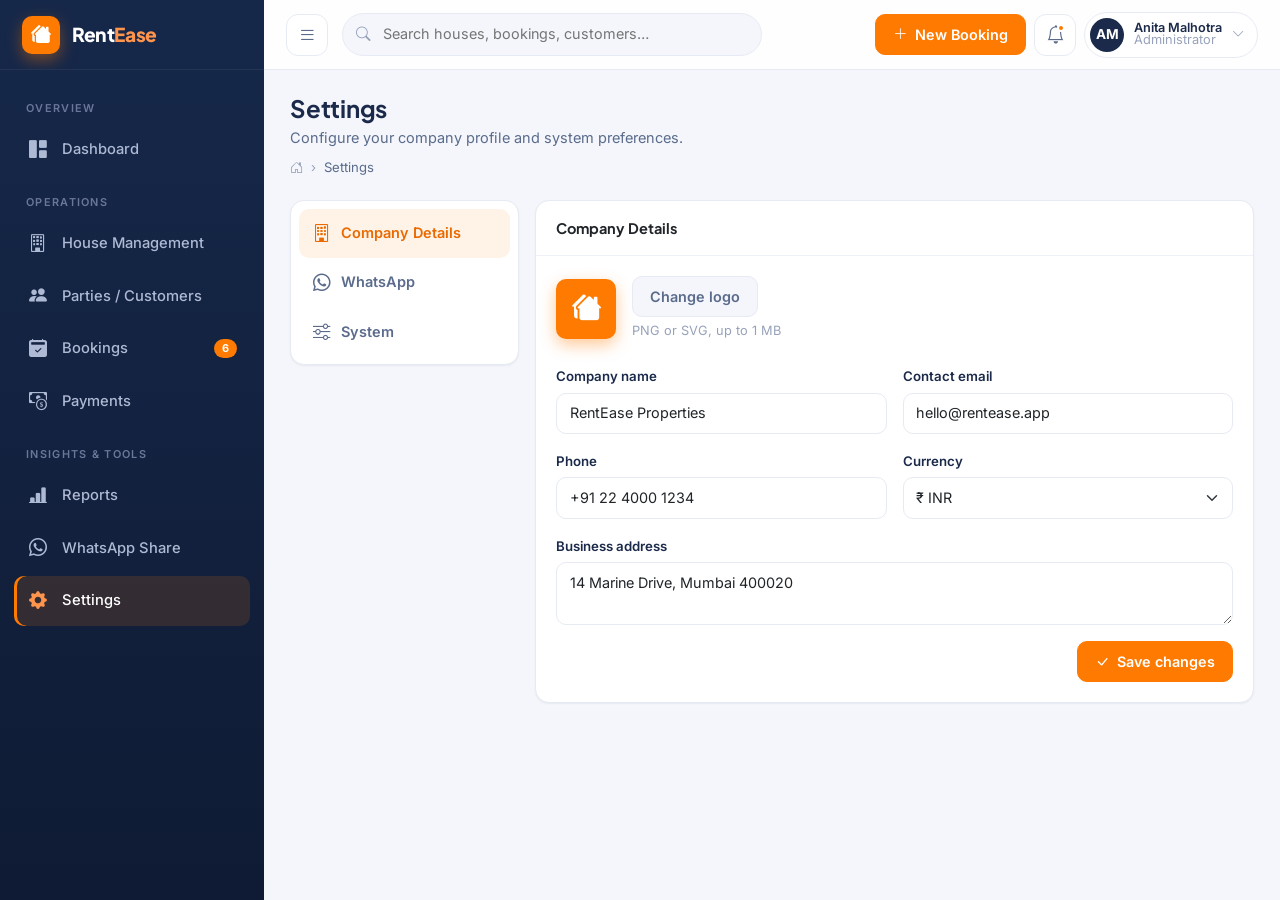
<file: settings.html>
<!DOCTYPE html>
<html lang="en">
<head>
  <meta charset="UTF-8">
  <meta name="viewport" content="width=device-width, initial-scale=1.0">
  <title>Settings · RentEase Admin</title>

  
  <link href="https://cdn.jsdelivr.net/npm/bootstrap@5.3.3/dist/css/bootstrap.min.css" rel="stylesheet">
  <link href="https://cdn.jsdelivr.net/npm/bootstrap-icons@1.11.3/font/bootstrap-icons.min.css" rel="stylesheet">

  
  <link rel="preconnect" href="https://fonts.googleapis.com">
  <link rel="preconnect" href="https://fonts.gstatic.com" crossorigin>
  <link href="https://fonts.googleapis.com/css2?family=Inter:wght@400;500;600;700&family=Plus+Jakarta+Sans:wght@600;700;800&display=swap" rel="stylesheet">

  
  <link href="assets/css/app.css" rel="stylesheet">
</head>
<body class="app-shell">

  
  
<aside class="sidebar">

  
  <div class="sidebar__brand">
    <div class="brand-logo"><i class="bi bi-houses-fill"></i></div>
    <div class="brand-name">Rent<span>Ease</span></div>
  </div>

  
  <nav class="sidebar__scroll">

    <div class="nav-label">Overview</div>
    <a class="nav-link " href="dashboard.html">
      <i class="bi bi-grid-1x2-fill"></i> <span>Dashboard</span>
    </a>

    <div class="nav-label">Operations</div>
    <a class="nav-link " href="houses.html">
      <i class="bi bi-building"></i> <span>House Management</span>
    </a>
    <a class="nav-link " href="customers.html">
      <i class="bi bi-people-fill"></i> <span>Parties / Customers</span>
    </a>
    <a class="nav-link " href="bookings.html">
      <i class="bi bi-calendar2-check-fill"></i> <span>Bookings</span>
      <span class="nav-badge">6</span>
    </a>
    <a class="nav-link " href="payments.html">
      <i class="bi bi-cash-coin"></i> <span>Payments</span>
    </a>

    <div class="nav-label">Insights & Tools</div>
    <a class="nav-link " href="reports.html">
      <i class="bi bi-bar-chart-line-fill"></i> <span>Reports</span>
    </a>
    <a class="nav-link " href="whatsapp.html">
      <i class="bi bi-whatsapp"></i> <span>WhatsApp Share</span>
    </a>
    <a class="nav-link active" href="settings.html">
      <i class="bi bi-gear-fill"></i> <span>Settings</span>
    </a>
  </nav>
</aside>


  
  <div class="sidebar-backdrop"></div>

  
  <div class="main">

    
    
<header class="topbar">

  
  <button class="icon-btn" data-sidebar-toggle aria-label="Toggle menu">
    <i class="bi bi-list"></i>
  </button>

  
  <div class="topbar__search">
    <i class="bi bi-search"></i>
    <input type="search" placeholder="Search houses, bookings, customers…" aria-label="Search">
  </div>

  <div class="ms-auto d-flex align-items-center gap-2">

    
    <a href="bookings.html" class="btn btn-primary d-none d-sm-inline-flex align-items-center gap-2">
      <i class="bi bi-plus-lg"></i> New Booking
    </a>

    
    <div class="dropdown">
      <button class="icon-btn" data-bs-toggle="dropdown" aria-label="Notifications">
        <i class="bi bi-bell"></i><span class="dot"></span>
      </button>
      <div class="dropdown-menu dropdown-menu-end" style="width:340px">
        <div class="d-flex justify-content-between align-items-center px-2 py-1">
          <strong>Notifications</strong>
          <span class="badge-soft b-booked">3 new</span>
        </div>
        <hr class="my-2">
        <a class="notif-item text-reset" href="bookings.html">
          <div class="notif-ico tile-green"><i class="bi bi-calendar-check"></i></div>
          <div><div class="fw-semibold small">New booking confirmed</div>
            <div class="cell-sub">Villa Marina · check-in Jun 18</div></div>
        </a>
        <a class="notif-item text-reset" href="payments.html">
          <div class="notif-ico tile-amber"><i class="bi bi-exclamation-circle"></i></div>
          <div><div class="fw-semibold small">Pending balance reminder</div>
            <div class="cell-sub">₹18,000 due from R. Mehta</div></div>
        </a>
        <a class="notif-item text-reset" href="houses.html">
          <div class="notif-ico tile-blue"><i class="bi bi-house-add"></i></div>
          <div><div class="fw-semibold small">Listing went live</div>
            <div class="cell-sub">Cedar Cottage is now available</div></div>
        </a>
        <hr class="my-2">
        <a href="bookings.html" class="dropdown-item text-center text-orange fw-semibold">View all activity</a>
      </div>
    </div>

    
    <div class="dropdown">
      <div class="topbar__profile" data-bs-toggle="dropdown" role="button">
        <div class="avatar">AM</div>
        <div class="profile-name lh-1">
          <div class="fw-semibold small">Anita Malhotra</div>
          <div class="cell-sub">Administrator</div>
        </div>
        <i class="bi bi-chevron-down small text-muted-2"></i>
      </div>
      <div class="dropdown-menu dropdown-menu-end" style="width:220px">
        <div class="px-2 py-1 small text-soft">Signed in as<br><strong class="text-dark">anita@rentease.app</strong></div>
        <hr class="my-2">
        <a class="dropdown-item" href="settings.html"><i class="bi bi-person"></i> My Profile</a>
        <a class="dropdown-item" href="settings.html"><i class="bi bi-gear"></i> Settings</a>
        <a class="dropdown-item" href="reports.html"><i class="bi bi-graph-up"></i> Reports</a>
        <hr class="my-2">
        <a class="dropdown-item text-danger" href="login.html"><i class="bi bi-box-arrow-right"></i> Sign out</a>
      </div>
    </div>
  </div>
</header>


    
    <main class="content">

      
      <div class="page-head">
        <div>
          <h1>Settings</h1>
          <p class="text-soft mb-2">Configure your company profile and system preferences.</p>
          <nav aria-label="breadcrumb">
            <ol class="breadcrumb">
              <li class="breadcrumb-item"><a href="dashboard.html"><i class="bi bi-house-door"></i></a></li>
              
  <li class="breadcrumb-item active">Settings</li>

            </ol>
          </nav>
        </div>
        <div class="d-flex gap-2 flex-wrap">
          
        </div>
      </div>

      
      
<div class="row g-3">

  
  <div class="col-12 col-lg-3">
    <div class="card"><div class="card-body p-2">
      <div class="nav settings-nav flex-column" role="tablist">
        <button class="nav-link active" data-bs-toggle="pill" data-bs-target="#set-company"><i class="bi bi-building"></i> Company Details</button>
        <button class="nav-link" data-bs-toggle="pill" data-bs-target="#set-wa"><i class="bi bi-whatsapp"></i> WhatsApp</button>
        <button class="nav-link" data-bs-toggle="pill" data-bs-target="#set-system"><i class="bi bi-sliders"></i> System</button>
      </div>
    </div></div>
  </div>

  
  <div class="col-12 col-lg-9">
    <div class="tab-content">

      
      <div class="tab-pane fade show active" id="set-company">
        <div class="card"><div class="card-header">Company Details</div>
          <div class="card-body">
            <form class="needs-validation" data-success="Company details saved." novalidate>
              <div class="d-flex align-items-center gap-3 mb-4">
                <div class="brand-logo" style="width:60px;height:60px;font-size:1.8rem"><i class="bi bi-houses-fill"></i></div>
                <div><button type="button" class="btn btn-soft btn-sm">Change logo</button>
                  <div class="cell-sub mt-1">PNG or SVG, up to 1&nbsp;MB</div></div>
              </div>
              <div class="row g-3">
                <div class="col-md-6"><label class="form-label">Company name</label>
                  <input class="form-control" value="RentEase Properties" required>
                  <div class="invalid-feedback">Company name is required.</div></div>
                <div class="col-md-6"><label class="form-label">Contact email</label>
                  <input type="email" class="form-control" value="hello@rentease.app" required></div>
                <div class="col-md-6"><label class="form-label">Phone</label>
                  <input class="form-control" value="+91 22 4000 1234"></div>
                <div class="col-md-6"><label class="form-label">Currency</label>
                  <select class="form-select"><option>₹ INR</option><option>$ USD</option><option>€ EUR</option></select></div>
                <div class="col-12"><label class="form-label">Business address</label>
                  <textarea class="form-control" rows="2">14 Marine Drive, Mumbai 400020</textarea></div>
              </div>
              <div class="text-end mt-3"><button class="btn btn-primary"><i class="bi bi-check-lg me-1"></i> Save changes</button></div>
            </form>
          </div>
        </div>
      </div>

      
      <div class="tab-pane fade" id="set-wa">
        <div class="card"><div class="card-header">WhatsApp Settings</div>
          <div class="card-body">
            <form class="needs-validation" data-success="WhatsApp settings saved." novalidate>
              <div class="row g-3">
                <div class="col-md-6"><label class="form-label">Business WhatsApp number</label>
                  <div class="input-group"><span class="input-group-text input-affix">+91</span>
                    <input class="form-control" value="98200 00000" required></div>
                  <div class="invalid-feedback">Enter a WhatsApp number.</div></div>
                <div class="col-md-6"><label class="form-label">Sender name</label>
                  <input class="form-control" value="Team RentEase"></div>
                <div class="col-12"><label class="form-label">Default confirmation template</label>
                  <textarea class="form-control" rows="4">Hi {customer}, your booking at {house} is confirmed ✅
Check-in: {checkin} | Check-out: {checkout}
Balance due: {balance}
— Team RentEase</textarea>
                  <div class="cell-sub mt-1">Use placeholders like <code>{customer}</code>, <code>{house}</code>, <code>{balance}</code>.</div></div>
                <div class="col-12 form-check ms-2">
                  <input class="form-check-input" type="checkbox" id="autoSend" checked>
                  <label class="form-check-label" for="autoSend">Auto-suggest WhatsApp share after each new booking</label></div>
              </div>
              <div class="text-end mt-3"><button class="btn btn-primary"><i class="bi bi-check-lg me-1"></i> Save changes</button></div>
            </form>
          </div>
        </div>
      </div>

      
      <div class="tab-pane fade" id="set-system">
        <div class="card"><div class="card-header">System Settings</div>
          <div class="card-body">
            <form class="needs-validation" data-success="System settings saved." novalidate>
              <div class="row g-3">
                <div class="col-md-6"><label class="form-label">Date format</label>
                  <select class="form-select"><option>DD MMM YYYY</option><option>MM/DD/YYYY</option><option>YYYY-MM-DD</option></select></div>
                <div class="col-md-6"><label class="form-label">Time zone</label>
                  <select class="form-select"><option>Asia/Kolkata (IST)</option><option>UTC</option><option>Asia/Dubai</option></select></div>
                <div class="col-md-6"><label class="form-label">Default check-in time</label>
                  <input type="time" class="form-control" value="14:00"></div>
                <div class="col-md-6"><label class="form-label">Default check-out time</label>
                  <input type="time" class="form-control" value="11:00"></div>
              </div>
              <hr class="my-4">
              <div class="section-title">Notifications</div>
              <div class="form-check form-switch mb-2"><input class="form-check-input" type="checkbox" id="n1" checked><label class="form-check-label" for="n1">Email me when a new booking is created</label></div>
              <div class="form-check form-switch mb-2"><input class="form-check-input" type="checkbox" id="n2" checked><label class="form-check-label" for="n2">Remind me about pending balances</label></div>
              <div class="form-check form-switch"><input class="form-check-input" type="checkbox" id="n3"><label class="form-check-label" for="n3">Weekly revenue summary</label></div>
              <div class="text-end mt-4"><button class="btn btn-primary"><i class="bi bi-check-lg me-1"></i> Save changes</button></div>
            </form>
          </div>
        </div>
      </div>

    </div>
  </div>
</div>

    </main>
  </div>

  
  <div class="modal fade" id="confirmModal" tabindex="-1">
    <div class="modal-dialog modal-dialog-centered modal-sm">
      <div class="modal-content">
        <div class="modal-body text-center p-4">
          <div class="stat-ico tile-red mx-auto mb-3"><i class="bi bi-exclamation-triangle"></i></div>
          <h5 class="mb-1">Delete this record?</h5>
          <p class="text-soft small" id="confirmText">This action can’t be undone.</p>
          <div class="d-flex gap-2 justify-content-center mt-3">
            <button class="btn btn-soft" data-bs-dismiss="modal">Keep it</button>
            <button class="btn btn-primary" data-bs-dismiss="modal"
                    data-toast="Record deleted." style="background:var(--danger);border-color:var(--danger)">
              Delete
            </button>
          </div>
        </div>
      </div>
    </div>
  </div>

  
  

  
  <script src="https://cdn.jsdelivr.net/npm/bootstrap@5.3.3/dist/js/bootstrap.bundle.min.js"></script>
  <script src="assets/js/app.js"></script>
  
</body>
</html>
</file>
<file: assets/css/app.css>
/* =============================================================================
   RentEase — Rental House Booking Management
   app.css  |  Core theme + component styles
   -----------------------------------------------------------------------------
   Built on Bootstrap 5. This file ONLY adds the brand theme and custom
   components on top of Bootstrap utilities. Bootstrap itself is loaded via CDN
   in the Blade layouts.

   Palette ........ White surfaces + Dark Navy structure + Orange accent
   Type ........... "Plus Jakarta Sans" (headings) + "Inter" (body/UI)
   Sections ....... 1. Design tokens  2. Base  3. Layout (sidebar/topbar)
                    4. Components (cards, tables, badges, forms)  5. Auth
                    6. Responsive
   ============================================================================= */

/* ============================================================================
   1. DESIGN TOKENS
   ========================================================================== */
:root {
  /* Brand colors */
  --navy-900: #0f1b34;   /* deepest — sidebar base            */
  --navy-800: #16284a;   /* sidebar / dark surfaces           */
  --navy-700: #1b2a4a;   /* primary text on light             */
  --navy-600: #243a6b;   /* hover states on dark              */
  --navy-500: #2f4a86;
  --blue-500: #2563eb;   /* informational accents             */

  --orange-600: #e96a00;
  --orange-500: #ff7a00; /* primary accent                    */
  --orange-400: #ff944d;
  --orange-50:  #fff3e8; /* accent tint background            */

  /* Neutrals */
  --white:    #ffffff;
  --bg:       #f4f6fb;   /* app canvas                        */
  --surface:  #ffffff;   /* cards                             */
  --line:     #e6eaf2;   /* borders / dividers                */
  --line-2:   #eef1f7;
  --ink:      #1b2a4a;   /* primary text                      */
  --ink-soft: #5a6b8c;   /* secondary text                    */
  --ink-mute: #97a2ba;   /* tertiary / placeholders           */

  /* Status */
  --success: #1f9d6b;  --success-bg: #e7f6ee;
  --warning: #d98a00;  --warning-bg: #fdf3e0;
  --danger:  #d64550;  --danger-bg:  #fbe9eb;
  --info:    #2563eb;  --info-bg:    #e8efff;

  /* Shape & depth */
  --radius:    14px;
  --radius-sm: 10px;
  --radius-lg: 20px;
  --shadow-sm: 0 1px 2px rgba(16, 27, 52, .06);
  --shadow:    0 6px 22px rgba(16, 27, 52, .07);
  --shadow-lg: 0 18px 48px rgba(16, 27, 52, .12);

  /* Sidebar metrics (used by JS collapse too) */
  --sidebar-w: 264px;
  --sidebar-w-collapsed: 82px;
  --topbar-h: 70px;

  --font-display: "Plus Jakarta Sans", system-ui, sans-serif;
  --font-body: "Inter", system-ui, -apple-system, "Segoe UI", sans-serif;
}

/* ============================================================================
   2. BASE
   ========================================================================== */
* { box-sizing: border-box; }

body {
  margin: 0;
  font-family: var(--font-body);
  background: var(--bg);
  color: var(--ink);
  font-size: 14.5px;
  line-height: 1.55;
  -webkit-font-smoothing: antialiased;
}

h1, h2, h3, h4, h5, h6, .h1, .h2, .h3, .h4, .h5 { font-family: var(--font-display); }
h1, h2, h3, h4, h5 { color: var(--ink); font-weight: 700; letter-spacing: -.01em; }

a { color: var(--orange-600); text-decoration: none; }
a:hover { color: var(--orange-500); }

.text-muted-2 { color: var(--ink-mute) !important; }
.text-soft    { color: var(--ink-soft) !important; }
.fw-display   { font-family: var(--font-display); }

/* Brand helpers */
.bg-navy { background: var(--navy-800) !important; }
.text-orange { color: var(--orange-500) !important; }
.bg-orange { background: var(--orange-500) !important; }

/* Accessible focus ring */
:focus-visible { outline: 3px solid rgba(255,122,0,.35); outline-offset: 2px; }

/* ============================================================================
   3. LAYOUT — Sidebar + Topbar + Content
   ========================================================================== */

/* ---- App shell ---------------------------------------------------------- */
.app-shell { min-height: 100vh; }

/* ---- Sidebar ------------------------------------------------------------ */
.sidebar {
  position: fixed;
  inset: 0 auto 0 0;
  width: var(--sidebar-w);
  background: linear-gradient(180deg, var(--navy-800) 0%, var(--navy-900) 100%);
  color: #c9d2e6;
  display: flex;
  flex-direction: column;
  z-index: 1045;
  transition: width .22s ease, transform .22s ease;
}

.sidebar__brand {
  height: var(--topbar-h);
  display: flex;
  align-items: center;
  gap: 12px;
  padding: 0 22px;
  border-bottom: 1px solid rgba(255,255,255,.06);
  white-space: nowrap;
  overflow: hidden;
}
.brand-logo {
  width: 38px; height: 38px; flex: none;
  border-radius: 10px;
  background: var(--orange-500);
  display: grid; place-items: center;
  color: #fff; font-size: 1.25rem;
  box-shadow: 0 6px 16px rgba(255,122,0,.4);
}
.brand-name {
  font-family: var(--font-display);
  font-weight: 800; font-size: 1.2rem; color: #fff; letter-spacing: -.02em;
}
.brand-name span { color: var(--orange-400); }

.sidebar__scroll { flex: 1; overflow-y: auto; padding: 14px 14px 24px; }
.sidebar__scroll::-webkit-scrollbar { width: 6px; }
.sidebar__scroll::-webkit-scrollbar-thumb { background: rgba(255,255,255,.12); border-radius: 6px; }

.nav-label {
  font-size: .68rem; letter-spacing: .12em; text-transform: uppercase;
  color: #6b779a; font-weight: 600; padding: 16px 12px 8px;
}

/* Nav links */
.sidebar .nav-link {
  display: flex; align-items: center; gap: 13px;
  padding: 11px 13px; margin-bottom: 3px;
  border-radius: var(--radius-sm);
  color: #aeb9d4; font-weight: 500; font-size: .92rem;
  white-space: nowrap; transition: background .15s, color .15s;
}
.sidebar .nav-link i { font-size: 1.12rem; width: 22px; text-align: center; flex: none; }
.sidebar .nav-link:hover { background: rgba(255,255,255,.06); color: #fff; }
.sidebar .nav-link.active {
  background: rgba(255,122,0,.14);
  color: #fff;
  box-shadow: inset 3px 0 0 var(--orange-500);
}
.sidebar .nav-link.active i { color: var(--orange-400); }
.sidebar .nav-badge {
  margin-left: auto; font-size: .68rem; font-weight: 700;
  background: var(--orange-500); color: #fff;
  padding: 1px 8px; border-radius: 20px;
}

/* Sidebar footer "upgrade" / help card */
.sidebar__foot { padding: 14px; }
.side-card {
  background: rgba(255,255,255,.05);
  border: 1px solid rgba(255,255,255,.08);
  border-radius: var(--radius); padding: 16px; color: #cdd6ec;
}
.side-card .bi { color: var(--orange-400); }

/* ---- Collapsed state (desktop) ----------------------------------------- */
body.sidebar-collapsed .sidebar { width: var(--sidebar-w-collapsed); }
body.sidebar-collapsed .sidebar .brand-name,
body.sidebar-collapsed .sidebar .nav-link span,
body.sidebar-collapsed .sidebar .nav-badge,
body.sidebar-collapsed .sidebar .nav-label,
body.sidebar-collapsed .sidebar__foot { display: none; }
body.sidebar-collapsed .sidebar .nav-link { justify-content: center; padding: 12px; }
body.sidebar-collapsed .main { margin-left: var(--sidebar-w-collapsed); }
body.sidebar-collapsed .topbar { left: var(--sidebar-w-collapsed); }

/* ---- Main column -------------------------------------------------------- */
.main {
  margin-left: var(--sidebar-w);
  transition: margin .22s ease;
  min-height: 100vh;
  display: flex; flex-direction: column;
}

/* ---- Topbar ------------------------------------------------------------- */
.topbar {
  position: fixed; top: 0; right: 0; left: var(--sidebar-w);
  height: var(--topbar-h);
  background: rgba(255,255,255,.85);
  backdrop-filter: blur(10px);
  border-bottom: 1px solid var(--line);
  display: flex; align-items: center; gap: 14px;
  padding: 0 22px; z-index: 1040;
  transition: left .22s ease;
}
.topbar__search {
  flex: 1; max-width: 420px; position: relative;
}
.topbar__search .bi { position: absolute; left: 14px; top: 50%; transform: translateY(-50%); color: var(--ink-mute); }
.topbar__search input {
  width: 100%; border: 1px solid var(--line); background: var(--bg);
  border-radius: 30px; padding: 9px 16px 9px 40px; font-size: .9rem;
}
.topbar__search input:focus { outline: none; border-color: var(--orange-400); background: #fff; }

.icon-btn {
  position: relative; width: 42px; height: 42px; flex: none;
  border: 1px solid var(--line); background: #fff; border-radius: 12px;
  display: grid; place-items: center; color: var(--ink-soft); font-size: 1.15rem;
  transition: .15s;
}
.icon-btn:hover { color: var(--orange-500); border-color: var(--orange-400); }
.icon-btn .dot {
  position: absolute; top: 9px; right: 10px; width: 8px; height: 8px;
  border-radius: 50%; background: var(--orange-500); border: 2px solid #fff;
}

.topbar__profile {
  display: flex; align-items: center; gap: 10px; cursor: pointer;
  border: 1px solid var(--line); background: #fff; border-radius: 30px;
  padding: 5px 12px 5px 5px;
}
.avatar {
  width: 34px; height: 34px; border-radius: 50%; flex: none;
  background: var(--navy-700); color: #fff; display: grid; place-items: center;
  font-weight: 700; font-size: .85rem;
}

/* Notification dropdown items */
.notif-item { display: flex; gap: 12px; padding: 11px 14px; border-radius: 10px; }
.notif-item:hover { background: var(--bg); }
.notif-ico { width: 38px; height: 38px; border-radius: 10px; flex: none; display: grid; place-items: center; }

/* ---- Content area ------------------------------------------------------- */
.content {
  padding: calc(var(--topbar-h) + 24px) 26px 40px;
  flex: 1;
}

/* Page header (title + breadcrumb + actions) */
.page-head { display: flex; align-items: flex-start; justify-content: space-between; gap: 16px; flex-wrap: wrap; margin-bottom: 22px; }
.page-head h1 { font-size: 1.5rem; margin: 0 0 4px; }
.breadcrumb { margin: 0; font-size: .82rem; }
.breadcrumb a { color: var(--ink-mute); }
.breadcrumb .active { color: var(--ink-soft); }
.breadcrumb-item + .breadcrumb-item::before { content: "›"; color: var(--ink-mute); }

/* ============================================================================
   4. COMPONENTS
   ========================================================================== */

/* ---- Cards -------------------------------------------------------------- */
.card {
  border: 1px solid var(--line);
  border-radius: var(--radius);
  background: var(--surface);
  box-shadow: var(--shadow-sm);
}
.card-header {
  background: transparent; border-bottom: 1px solid var(--line-2);
  padding: 16px 20px; font-weight: 700; font-family: var(--font-display);
  display: flex; align-items: center; justify-content: space-between; gap: 10px;
}
.card-body { padding: 20px; }

/* ---- Stat cards (dashboard KPIs) --------------------------------------- */
.stat-card {
  display: flex; align-items: flex-start; gap: 16px;
  padding: 20px; border-radius: var(--radius);
  background: #fff; border: 1px solid var(--line); box-shadow: var(--shadow-sm);
  transition: transform .15s, box-shadow .15s;
}
.stat-card:hover { transform: translateY(-3px); box-shadow: var(--shadow); }
.stat-ico {
  width: 52px; height: 52px; flex: none; border-radius: 14px;
  display: grid; place-items: center; font-size: 1.5rem;
}
.stat-card .label { color: var(--ink-soft); font-size: .82rem; font-weight: 500; }
.stat-card .value { font-family: var(--font-display); font-size: 1.7rem; font-weight: 800; line-height: 1.1; color: var(--ink); }
.stat-card .trend { font-size: .76rem; font-weight: 600; }
.trend.up { color: var(--success); }
.trend.down { color: var(--danger); }

/* Soft icon-tile color variants */
.tile-orange { background: var(--orange-50); color: var(--orange-600); }
.tile-navy   { background: #e9eefb; color: var(--navy-700); }
.tile-green  { background: var(--success-bg); color: var(--success); }
.tile-amber  { background: var(--warning-bg); color: var(--warning); }
.tile-red    { background: var(--danger-bg); color: var(--danger); }
.tile-blue   { background: var(--info-bg); color: var(--info); }

/* ---- Buttons ------------------------------------------------------------ */
.btn { border-radius: 10px; font-weight: 600; font-size: .9rem; padding: .55rem 1.05rem; }
.btn-primary { background: var(--orange-500); border-color: var(--orange-500); }
.btn-primary:hover, .btn-primary:focus { background: var(--orange-600); border-color: var(--orange-600); }
.btn-navy { background: var(--navy-700); border-color: var(--navy-700); color: #fff; }
.btn-navy:hover { background: var(--navy-600); color: #fff; }
.btn-outline-navy { border: 1px solid var(--line); color: var(--ink); background: #fff; }
.btn-outline-navy:hover { border-color: var(--navy-700); color: var(--navy-700); }
.btn-soft { background: var(--bg); border: 1px solid var(--line); color: var(--ink-soft); }
.btn-soft:hover { background: #fff; border-color: var(--orange-400); color: var(--orange-600); }
.btn-whatsapp { background: #25d366; border-color: #25d366; color: #fff; }
.btn-whatsapp:hover { background: #1ebe5a; border-color: #1ebe5a; color: #fff; }
.btn-icon { width: 36px; height: 36px; padding: 0; display: inline-grid; place-items: center; }

/* ---- Badges ------------------------------------------------------------- */
.badge-soft { font-weight: 600; font-size: .72rem; padding: 5px 10px; border-radius: 30px; display: inline-flex; align-items: center; gap: 5px; }
.badge-soft::before { content: ""; width: 6px; height: 6px; border-radius: 50%; background: currentColor; }
.b-available { background: var(--success-bg); color: var(--success); }
.b-booked    { background: var(--info-bg); color: var(--info); }
.b-pending   { background: var(--warning-bg); color: var(--warning); }
.b-paid      { background: var(--success-bg); color: var(--success); }
.b-overdue   { background: var(--danger-bg); color: var(--danger); }
.b-maint     { background: #f0f1f5; color: var(--ink-soft); }
.b-confirmed { background: var(--info-bg); color: var(--info); }
.b-completed { background: var(--success-bg); color: var(--success); }
.b-cancelled { background: var(--danger-bg); color: var(--danger); }

/* ---- Tables ------------------------------------------------------------- */
.table-card { overflow: hidden; }
.table { margin: 0; color: var(--ink); }
.table thead th {
  background: var(--bg); color: var(--ink-soft);
  font-size: .73rem; letter-spacing: .04em; text-transform: uppercase;
  font-weight: 700; border-bottom: 1px solid var(--line); padding: 13px 18px; white-space: nowrap;
}
.table tbody td { padding: 14px 18px; vertical-align: middle; border-bottom: 1px solid var(--line-2); }
.table tbody tr:last-child td { border-bottom: 0; }
.table tbody tr:hover { background: #fafbfe; }
.table .cell-strong { font-weight: 600; }
.cell-sub { font-size: .8rem; color: var(--ink-mute); }

/* Mini avatar in tables */
.mini-av { width: 36px; height: 36px; border-radius: 9px; object-fit: cover; flex: none; }
.mini-av.txt { background: var(--orange-50); color: var(--orange-600); display: grid; place-items: center; font-weight: 700; }

/* Table toolbar (search + filters) */
.toolbar { display: flex; flex-wrap: wrap; gap: 10px; align-items: center; }
.toolbar .search { position: relative; flex: 1; min-width: 220px; }
.toolbar .search .bi { position: absolute; left: 12px; top: 50%; transform: translateY(-50%); color: var(--ink-mute); }
.toolbar .search input { padding-left: 36px; }
.form-control, .form-select { border-radius: 10px; border-color: var(--line); font-size: .9rem; padding: .55rem .8rem; }
.form-control:focus, .form-select:focus { border-color: var(--orange-400); box-shadow: 0 0 0 3px rgba(255,122,0,.12); }
.form-label { font-weight: 600; font-size: .83rem; color: var(--ink); margin-bottom: 6px; }
.input-affix { background: var(--bg); border-color: var(--line); color: var(--ink-soft); font-weight: 600; }

/* Pagination */
.pagination { gap: 4px; margin: 0; }
.page-link { border-radius: 9px !important; border-color: var(--line); color: var(--ink-soft); font-weight: 600; font-size: .85rem; }
.page-item.active .page-link { background: var(--navy-700); border-color: var(--navy-700); }
.page-link:hover { color: var(--orange-600); border-color: var(--orange-400); }

/* ---- Property (house) cards -------------------------------------------- */
.property-card { overflow: hidden; border-radius: var(--radius); }
.property-media { position: relative; aspect-ratio: 16/10; overflow: hidden; }
.property-media img { width: 100%; height: 100%; object-fit: cover; transition: transform .4s; }
.property-card:hover .property-media img { transform: scale(1.06); }
.property-media .badge-soft { position: absolute; top: 12px; left: 12px; background: rgba(255,255,255,.92); backdrop-filter: blur(4px); }
.property-fav {
  position: absolute; top: 12px; right: 12px; width: 34px; height: 34px;
  border-radius: 10px; border: 0; background: rgba(255,255,255,.9); color: var(--ink-soft);
  display: grid; place-items: center;
}
.property-fav:hover { color: var(--orange-500); }
.property-price { font-family: var(--font-display); font-weight: 800; color: var(--ink); font-size: 1.15rem; }
.property-price small { font-weight: 500; color: var(--ink-mute); font-size: .72rem; }
.prop-meta { display: flex; gap: 16px; color: var(--ink-soft); font-size: .82rem; flex-wrap: wrap; }
.prop-meta i { color: var(--orange-500); margin-right: 4px; }

/* ---- Gallery (house details) ------------------------------------------- */
.gallery-main { border-radius: var(--radius); overflow: hidden; aspect-ratio: 16/9; }
.gallery-main img { width: 100%; height: 100%; object-fit: cover; }
.gallery-thumbs { display: grid; grid-template-columns: repeat(4,1fr); gap: 10px; margin-top: 10px; }
.gallery-thumbs img { width: 100%; aspect-ratio: 1; object-fit: cover; border-radius: 10px; cursor: pointer; border: 2px solid transparent; }
.gallery-thumbs img.active, .gallery-thumbs img:hover { border-color: var(--orange-500); }
.video-frame {
  position: relative; border-radius: var(--radius); overflow: hidden;
  aspect-ratio: 16/9; background: #0c1730 center/cover;
  display: grid; place-items: center;
}
.video-play {
  width: 70px; height: 70px; border-radius: 50%; border: 0;
  background: var(--orange-500); color: #fff; font-size: 1.6rem;
  display: grid; place-items: center; box-shadow: 0 10px 30px rgba(255,122,0,.5);
}

/* Facility chips */
.facility { display: flex; align-items: center; gap: 10px; padding: 12px 14px; border: 1px solid var(--line); border-radius: 12px; font-size: .88rem; font-weight: 500; }
.facility i { color: var(--orange-500); font-size: 1.15rem; }

/* ---- Timeline (recent activity / check-ins) ---------------------------- */
.timeline { list-style: none; margin: 0; padding: 4px 0 0; }
.timeline li { position: relative; padding: 0 0 18px 26px; }
.timeline li::before { content: ""; position: absolute; left: 6px; top: 4px; width: 9px; height: 9px; border-radius: 50%; background: var(--orange-500); box-shadow: 0 0 0 4px var(--orange-50); }
.timeline li::after { content: ""; position: absolute; left: 10px; top: 16px; bottom: -2px; width: 2px; background: var(--line); }
.timeline li:last-child::after { display: none; }

/* ---- Booking calendar --------------------------------------------------- */
.cal-grid { display: grid; grid-template-columns: repeat(7, 1fr); gap: 8px; }
.cal-dow { text-align: center; font-size: .75rem; font-weight: 700; letter-spacing: .04em;
  text-transform: uppercase; color: var(--ink-soft); padding: 6px 0; }
.cal-cell { background: var(--surface); border: 1px solid var(--line); border-radius: 12px;
  min-height: 104px; padding: 8px; display: flex; flex-direction: column; gap: 4px; }
.cal-cell.is-muted { background: #f7f9fc; }
.cal-cell.is-today { border-color: var(--orange-500); box-shadow: 0 0 0 2px var(--orange-50); }
.cal-date { font-size: .8rem; font-weight: 700; color: var(--ink); }
.cal-cell.is-muted .cal-date { color: var(--ink-soft); font-weight: 500; }
.cal-event { font-size: .72rem; font-weight: 600; border-radius: 6px; padding: 2px 6px;
  white-space: nowrap; overflow: hidden; text-overflow: ellipsis; cursor: default; }
.cal-event.ev-confirmed { background: var(--orange-50); color: var(--orange-600); }
.cal-event.ev-completed { background: #e9f7ef; color: #1d7a46; }
.cal-event.ev-pending   { background: #eef2ff; color: #3f51b5; }
.cal-legend { display: flex; flex-wrap: wrap; gap: 16px; }
.cal-legend span { display: inline-flex; align-items: center; gap: 6px; font-size: .82rem; color: var(--ink-soft); }
.cal-legend i { width: 12px; height: 12px; border-radius: 4px; display: inline-block; }
@media (max-width: 767.98px) {
  .cal-cell { min-height: 72px; padding: 5px; }
  .cal-event { font-size: .62rem; }
}

/* ---- Empty states ------------------------------------------------------- */
.empty-state { text-align: center; padding: 54px 24px; }
.empty-state .bi { font-size: 2.6rem; color: var(--orange-400); }
.empty-state h5 { margin: 16px 0 6px; }
.empty-state p { color: var(--ink-soft); max-width: 360px; margin: 0 auto 18px; }

/* ---- Quick actions ------------------------------------------------------ */
.quick-action {
  display: flex; flex-direction: column; align-items: center; justify-content: center; gap: 9px;
  padding: 20px 12px; border-radius: var(--radius); border: 1px dashed var(--line);
  background: #fff; color: var(--ink); font-weight: 600; font-size: .85rem; text-align: center;
  transition: .15s;
}
.quick-action:hover { border-color: var(--orange-400); background: var(--orange-50); color: var(--orange-600); transform: translateY(-2px); }
.quick-action .bi { font-size: 1.5rem; color: var(--orange-500); }

/* ---- WhatsApp share card ----------------------------------------------- */
.wa-summary { border: 1px solid var(--line); border-radius: var(--radius); overflow: hidden; }
.wa-summary__head { background: var(--navy-800); color: #fff; padding: 18px 22px; }
.wa-row { display: flex; justify-content: space-between; padding: 11px 0; border-bottom: 1px dashed var(--line); font-size: .9rem; }
.wa-row:last-child { border-bottom: 0; }
.wa-row .k { color: var(--ink-soft); }
.wa-row .v { font-weight: 600; }

/* ---- Settings tabs ------------------------------------------------------ */
.settings-nav .nav-link { color: var(--ink-soft); border-radius: 10px; font-weight: 600; padding: 11px 14px; display: flex; gap: 10px; align-items: center; }
.settings-nav .nav-link.active { background: var(--orange-50); color: var(--orange-600); }
.settings-nav .nav-link i { font-size: 1.1rem; }

/* ---- Misc helpers ------------------------------------------------------- */
.divider-dot { color: var(--line); }
.kpi-mini { font-size: .78rem; color: var(--ink-soft); }
.section-title { font-size: .95rem; font-weight: 700; font-family: var(--font-display); margin-bottom: 14px; }
.dropdown-menu { border: 1px solid var(--line); border-radius: var(--radius); box-shadow: var(--shadow-lg); padding: 8px; }
.dropdown-item { border-radius: 8px; font-size: .88rem; padding: 9px 12px; }
.dropdown-item:active { background: var(--orange-500); }
.dropdown-item i { width: 20px; }
.modal-content { border: 0; border-radius: var(--radius-lg); box-shadow: var(--shadow-lg); }
.modal-header { border-bottom: 1px solid var(--line-2); padding: 18px 22px; }
.modal-body { padding: 22px; }
.modal-footer { border-top: 1px solid var(--line-2); padding: 16px 22px; }
.offcanvas { border: 0; }

/* ============================================================================
   5. AUTH (Login) — split screen
   ========================================================================== */
.auth-wrap { min-height: 100vh; display: grid; grid-template-columns: 1fr 1fr; }
.auth-art {
  position: relative; color: #fff; overflow: hidden;
  background: linear-gradient(150deg, var(--navy-800), var(--navy-900));
  display: flex; flex-direction: column; justify-content: space-between; padding: 46px;
}
.auth-art::after {
  content: ""; position: absolute; inset: 0;
  background: radial-gradient(600px 400px at 80% 10%, rgba(255,122,0,.22), transparent 60%);
}
.auth-art > * { position: relative; z-index: 1; }
.auth-art .photo { border-radius: var(--radius-lg); overflow: hidden; box-shadow: var(--shadow-lg); }
.auth-art .photo img { width: 100%; display: block; }
.auth-stat { background: rgba(255,255,255,.08); border: 1px solid rgba(255,255,255,.12); border-radius: 14px; padding: 14px 16px; }
.auth-form { display: flex; align-items: center; justify-content: center; padding: 40px; }
.auth-form__inner { width: 100%; max-width: 400px; }

.input-icon { position: relative; }
.input-icon .bi { position: absolute; left: 14px; top: 50%; transform: translateY(-50%); color: var(--ink-mute); }
.input-icon .form-control { padding-left: 42px; }
.pw-toggle { position: absolute; right: 12px; top: 50%; transform: translateY(-50%); border: 0; background: none; color: var(--ink-mute); }

/* ============================================================================
   6. RESPONSIVE
   ========================================================================== */
@media (max-width: 991.98px) {
  /* Off-canvas sidebar on tablet/mobile */
  .sidebar { transform: translateX(-100%); box-shadow: var(--shadow-lg); }
  body.sidebar-open .sidebar { transform: translateX(0); }
  .main { margin-left: 0; }
  .topbar { left: 0; }
  .sidebar-backdrop {
    position: fixed; inset: 0; background: rgba(15,27,52,.5);
    z-index: 1044; opacity: 0; visibility: hidden; transition: .2s;
  }
  body.sidebar-open .sidebar-backdrop { opacity: 1; visibility: visible; }
  .topbar__search { display: none; }
}

@media (max-width: 767.98px) {
  .content { padding: calc(var(--topbar-h) + 16px) 16px 32px; }
  .auth-wrap { grid-template-columns: 1fr; }
  .auth-art { display: none; }
  .gallery-thumbs { grid-template-columns: repeat(4,1fr); }
  .stat-card .value { font-size: 1.45rem; }
  .profile-name { display: none !important; }
}

@media print {
  .sidebar, .topbar, .no-print { display: none !important; }
  .main { margin-left: 0; }
  .content { padding: 0; }
}
</file>
